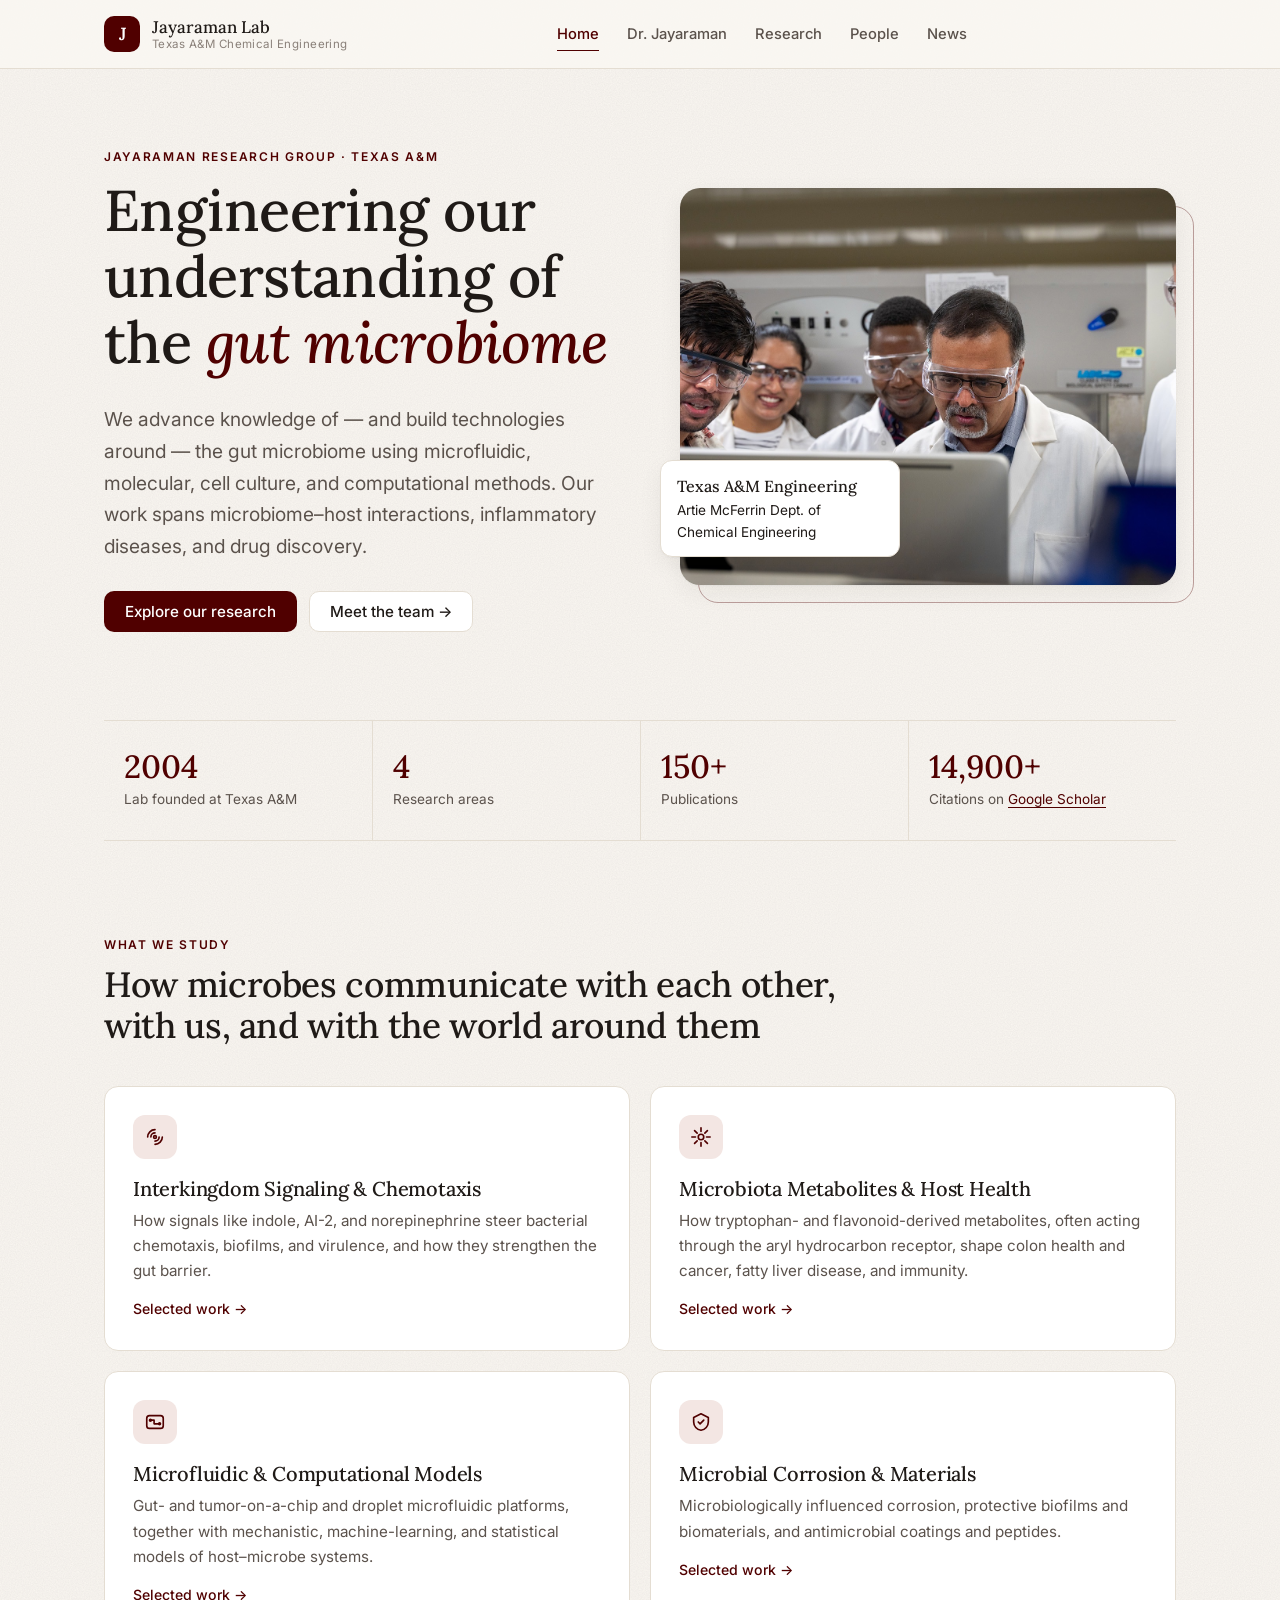
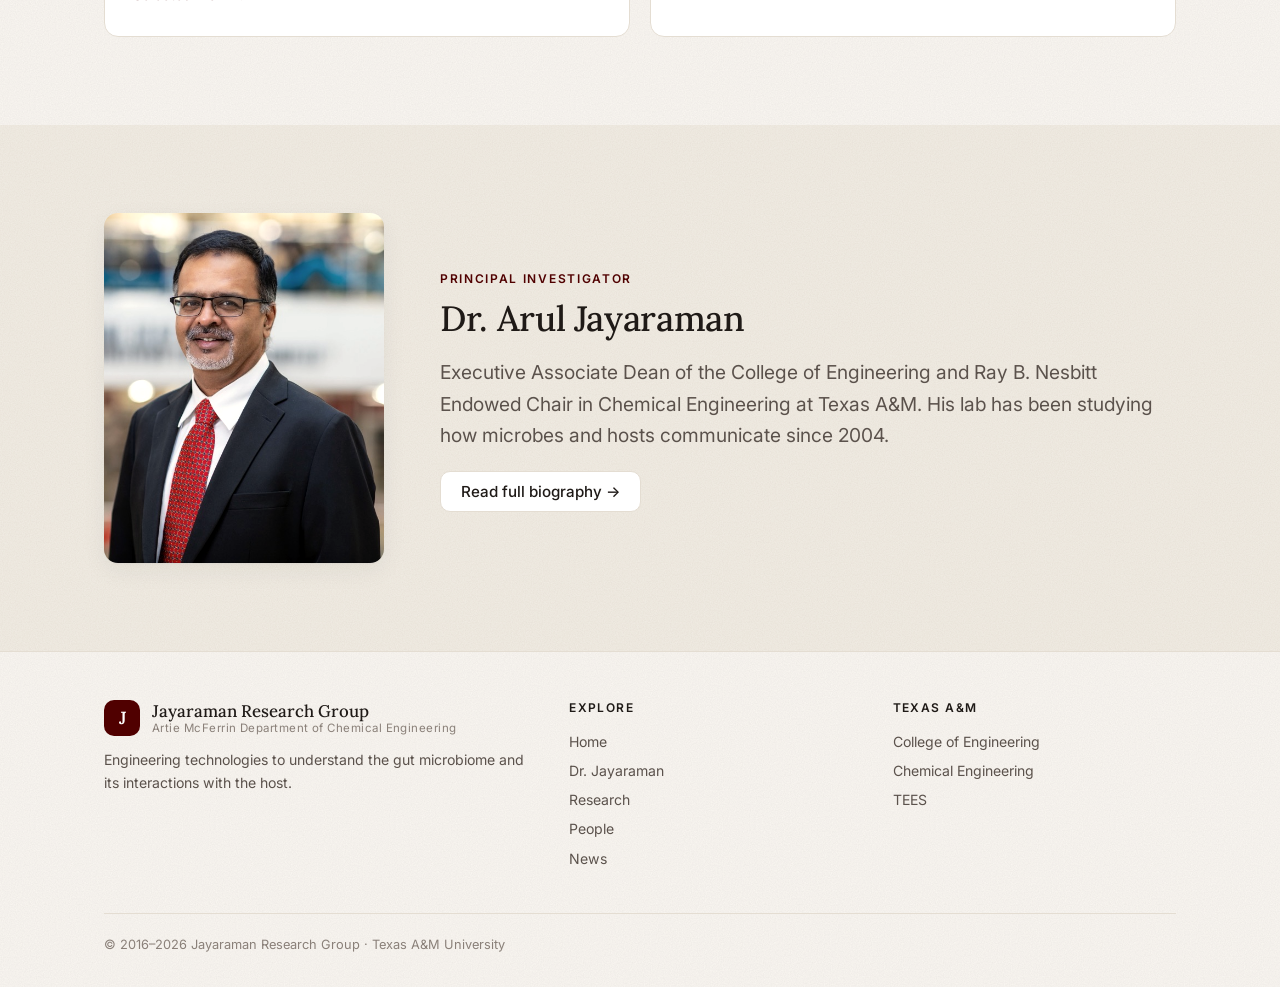
<file: index.html>
<!doctype html>
<html lang="en">
<head>
  <meta charset="utf-8">
  <meta name="viewport" content="width=device-width, initial-scale=1">
  <title>Jayaraman Research Group · Texas A&amp;M</title>
  <meta name="description" content="The Jayaraman group at Texas A&M engineers microfluidic, molecular, cell culture, and computational technologies to understand the gut microbiome.">
  <link rel="preconnect" href="https://fonts.googleapis.com">
  <link rel="preconnect" href="https://fonts.gstatic.com" crossorigin>
  <link href="https://fonts.googleapis.com/css2?family=Fraunces:ital,opsz,wght@0,9..144,400;0,9..144,500;1,9..144,400;1,9..144,500&family=Inter:wght@400;500;600&display=swap" rel="stylesheet">
  <link href="https://fonts.googleapis.com/css2?family=Lora:wght@400;500;600&text=J&display=swap" rel="stylesheet">
  <link rel="stylesheet" href="assets/css/style.css">
  <link rel="icon" href="data:image/svg+xml,<svg xmlns='http://www.w3.org/2000/svg' viewBox='0 0 32 32'><rect width='32' height='32' rx='8' fill='%23500000'/><text x='16' y='23' font-family='Helvetica,Arial,sans-serif' font-weight='600' font-size='20' fill='white' text-anchor='middle'>J</text></svg>">
  <script src="assets/js/layout.js" defer></script>
</head>
<body>
<main>
  <section class="hero">
    <div class="container hero-grid">
      <div>
        <span class="eyebrow">Jayaraman Research Group · Texas A&amp;M</span>
        <h1>Engineering our understanding of the <em>gut microbiome</em></h1>
        <p class="lede">We advance knowledge of — and build technologies around — the gut microbiome using microfluidic, molecular, cell culture, and computational methods. Our work spans microbiome–host interactions, inflammatory diseases, and drug discovery.</p>
        <div class="hero-actions">
          <a class="btn btn-primary" href="research.html">Explore our research</a>
          <a class="btn btn-ghost" href="people.html">Meet the team →</a>
        </div>
      </div>
      <div class="hero-photo">
        <img src="assets/img/hero.jpg" alt="Members of the Jayaraman lab gathered around a monitor in the lab" width="1800" height="1013">
        <div class="hero-badge"><strong>Texas A&amp;M Engineering</strong>Artie McFerrin Dept. of Chemical Engineering</div>
      </div>
    </div>
  </section>

  <section class="container">
    <div class="stats reveal">
      <div class="stat"><b>2004</b><span>Lab founded at Texas A&amp;M</span></div>
      <div class="stat"><b>4</b><span>Research areas</span></div>
      <div class="stat"><b>150+</b><span>Publications</span></div>
      <div class="stat"><b>14,900+</b><span>Citations on <a href="https://scholar.google.com/citations?user=2yRyNp0AAAAJ&amp;hl=en" target="_blank" rel="noopener">Google Scholar</a></span></div>
    </div>
  </section>

  <section class="section">
    <div class="container">
      <div class="section-head reveal">
        <span class="eyebrow">What we study</span>
        <h2>How microbes communicate with each other, with us, and with the world around them</h2>
      </div>
      <div class="grid grid-2">
        <a class="card reveal" href="research.html#signaling">
          <div class="card-icon"><svg width="22" height="22" viewBox="0 0 24 24" fill="none" stroke="currentColor" stroke-width="1.8" stroke-linecap="round" stroke-linejoin="round"><path d="M4 12a8 8 0 0 1 8-8"/><path d="M7.5 12A4.5 4.5 0 0 1 12 7.5"/><circle cx="12" cy="12" r="1.5"/><path d="M20 12a8 8 0 0 1-8 8"/><path d="M16.5 12a4.5 4.5 0 0 1-4.5 4.5"/></svg></div>
          <h3>Interkingdom Signaling &amp; Chemotaxis</h3>
          <p>How signals like indole, AI-2, and norepinephrine steer bacterial chemotaxis, biofilms, and virulence, and how they strengthen the gut barrier.</p>
          <span class="more">Selected work →</span>
        </a>
        <a class="card reveal" href="research.html#metabolites">
          <div class="card-icon"><svg width="22" height="22" viewBox="0 0 24 24" fill="none" stroke="currentColor" stroke-width="1.8" stroke-linecap="round" stroke-linejoin="round"><circle cx="12" cy="12" r="3"/><path d="M12 2v4M12 18v4M2 12h4M18 12h4M5 5l2.8 2.8M16.2 16.2 19 19M5 19l2.8-2.8M16.2 7.8 19 5"/></svg></div>
          <h3>Microbiota Metabolites &amp; Host Health</h3>
          <p>How tryptophan- and flavonoid-derived metabolites, often acting through the aryl hydrocarbon receptor, shape colon health and cancer, fatty liver disease, and immunity.</p>
          <span class="more">Selected work →</span>
        </a>
        <a class="card reveal" href="research.html#models">
          <div class="card-icon"><svg width="22" height="22" viewBox="0 0 24 24" fill="none" stroke="currentColor" stroke-width="1.8" stroke-linecap="round" stroke-linejoin="round"><rect x="3" y="5" width="18" height="14" rx="3"/><path d="M7 10h4v4h6"/><circle cx="7" cy="10" r="1"/><circle cx="17" cy="14" r="1"/></svg></div>
          <h3>Microfluidic &amp; Computational Models</h3>
          <p>Gut- and tumor-on-a-chip and droplet microfluidic platforms, together with mechanistic, machine-learning, and statistical models of host–microbe systems.</p>
          <span class="more">Selected work →</span>
        </a>
        <a class="card reveal" href="research.html#corrosion">
          <div class="card-icon"><svg width="22" height="22" viewBox="0 0 24 24" fill="none" stroke="currentColor" stroke-width="1.8" stroke-linecap="round" stroke-linejoin="round"><path d="M12 3l8 4v5c0 4.5-3.4 8.3-8 9-4.6-.7-8-4.5-8-9V7z"/><path d="M9 12l2 2 4-4"/></svg></div>
          <h3>Microbial Corrosion &amp; Materials</h3>
          <p>Microbiologically influenced corrosion, protective biofilms and biomaterials, and antimicrobial coatings and peptides.</p>
          <span class="more">Selected work →</span>
        </a>
      </div>
    </div>
  </section>

  <section class="section alt">
    <div class="container pi-teaser">
      <img class="reveal" src="assets/img/jayaraman.jpg" alt="Dr. Arul Jayaraman">
      <div class="reveal">
        <span class="eyebrow">Principal Investigator</span>
        <h2>Dr. Arul Jayaraman</h2>
        <p class="lede">Executive Associate Dean of the College of Engineering and Ray B. Nesbitt Endowed Chair in Chemical Engineering at Texas A&amp;M. His lab has been studying how microbes and hosts communicate since 2004.</p>
        <a class="btn btn-ghost" href="jayaraman.html">Read full biography →</a>
      </div>
    </div>
  </section>
</main>
</body>
</html>
</file>
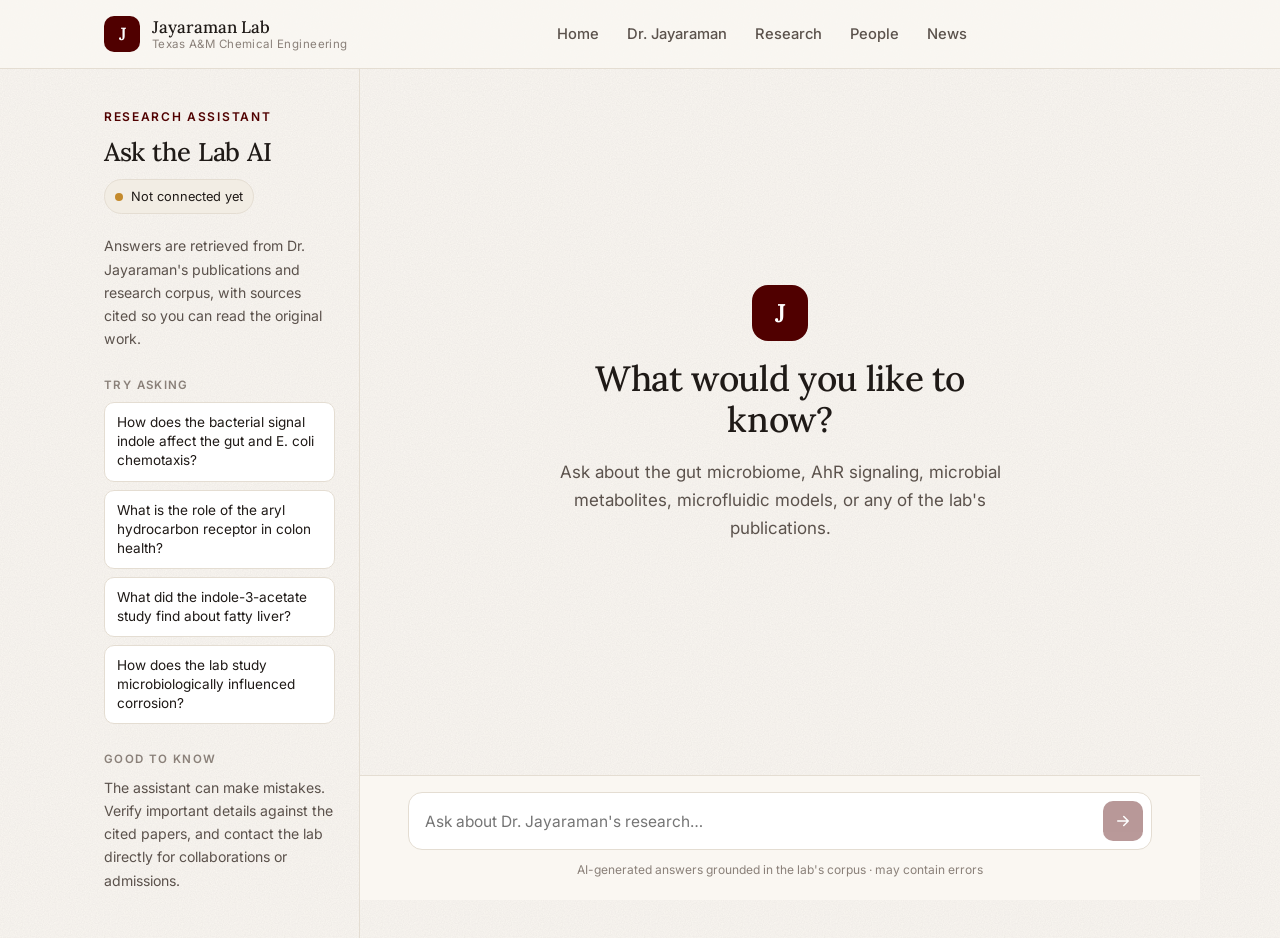
<file: chat.html>
<!doctype html>
<html lang="en">
<head>
  <meta charset="utf-8">
  <meta name="viewport" content="width=device-width, initial-scale=1">
  <title>Ask the Lab AI · Jayaraman Research Group</title>
  <meta name="description" content="An AI research assistant that answers questions grounded in Dr. Arul Jayaraman's publications and research corpus.">
  <link rel="preconnect" href="https://fonts.googleapis.com">
  <link rel="preconnect" href="https://fonts.gstatic.com" crossorigin>
  <link href="https://fonts.googleapis.com/css2?family=Fraunces:ital,opsz,wght@0,9..144,400;0,9..144,500;1,9..144,400;1,9..144,500&family=Inter:wght@400;500;600&display=swap" rel="stylesheet">
  <link href="https://fonts.googleapis.com/css2?family=Lora:wght@400;500;600&text=J&display=swap" rel="stylesheet">
  <link rel="stylesheet" href="assets/css/style.css">
  <link rel="icon" href="data:image/svg+xml,<svg xmlns='http://www.w3.org/2000/svg' viewBox='0 0 32 32'><rect width='32' height='32' rx='8' fill='%23500000'/><text x='16' y='23' font-family='Helvetica,Arial,sans-serif' font-weight='600' font-size='20' fill='white' text-anchor='middle'>J</text></svg>">
  <script src="assets/js/layout.js" defer></script>
  <script src="assets/js/rag-config.js" defer></script>
  <script src="assets/js/chat.js" defer></script>
</head>
<body class="chat-page">
<main>
  <div class="chat-shell">
    <aside class="chat-side">
      <span class="eyebrow">Research Assistant</span>
      <h1>Ask the Lab AI</h1>
      <span class="status" id="rag-status" role="status">Checking…</span>
      <p class="side-extra">Answers are retrieved from Dr. Jayaraman's publications and research corpus, with sources cited so you can read the original work.</p>
      <h4>Try asking</h4>
      <div class="suggestions" id="suggestions"></div>
      <h4 class="side-extra">Good to know</h4>
      <p class="side-extra">The assistant can make mistakes. Verify important details against the cited papers, and contact the lab directly for collaborations or admissions.</p>
    </aside>

    <section class="chat-main" aria-label="Conversation">
      <div class="chat-log" id="chat-log" aria-live="polite">
        <div class="chat-empty" id="chat-empty">
          <div class="brand-mark">J</div>
          <h2>What would you like to know?</h2>
          <p>Ask about the gut microbiome, AhR signaling, microbial metabolites, microfluidic models, or any of the lab's publications.</p>
        </div>
      </div>
      <div class="composer">
        <form id="chat-form">
          <label for="chat-input" class="sr-only" style="position:absolute;left:-9999px">Your question</label>
          <textarea id="chat-input" rows="1" placeholder="Ask about Dr. Jayaraman's research…" autocomplete="off"></textarea>
          <button id="chat-send" type="submit" aria-label="Send" disabled>
            <svg width="18" height="18" viewBox="0 0 24 24" fill="none" stroke="currentColor" stroke-width="2" stroke-linecap="round" stroke-linejoin="round"><path d="M5 12h14M13 6l6 6-6 6"/></svg>
          </button>
        </form>
        <p class="disclaimer">AI-generated answers grounded in the lab's corpus · may contain errors</p>
      </div>
    </section>
  </div>
</main>
</body>
</html>
</file>
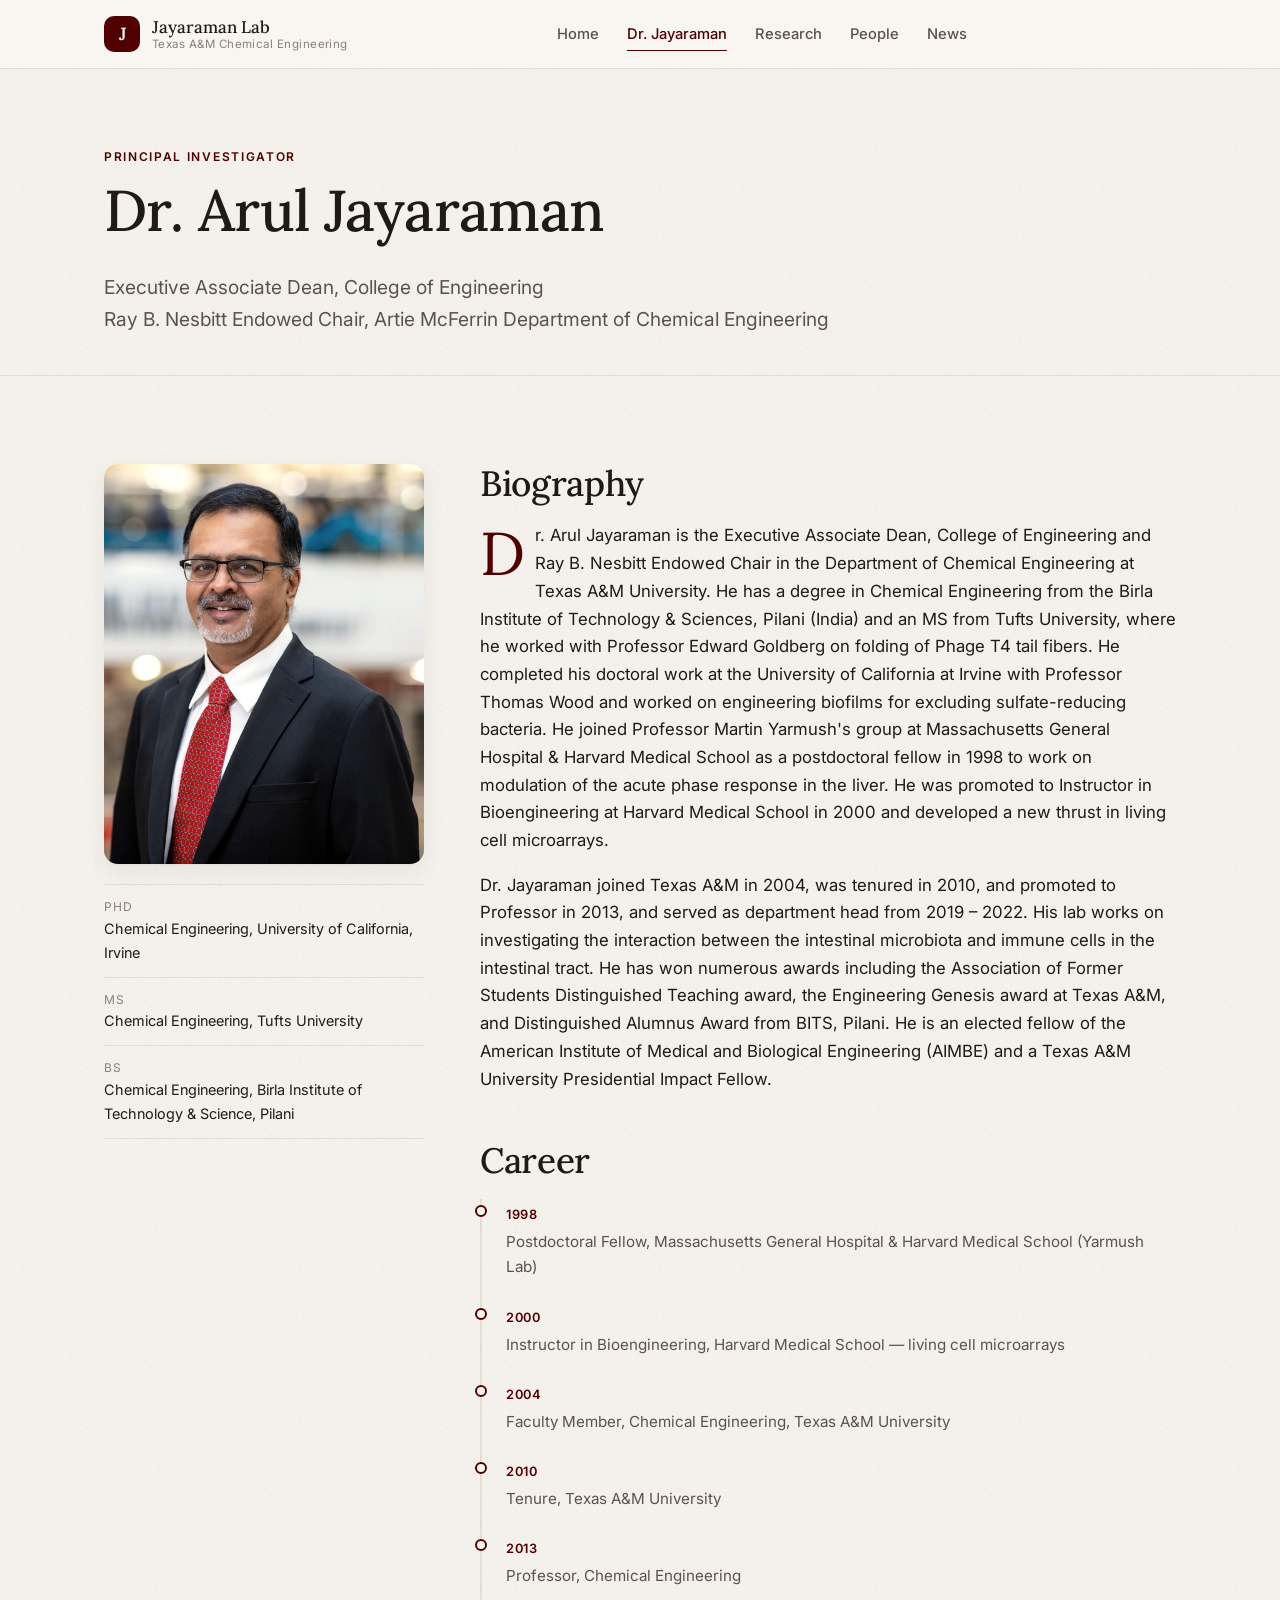
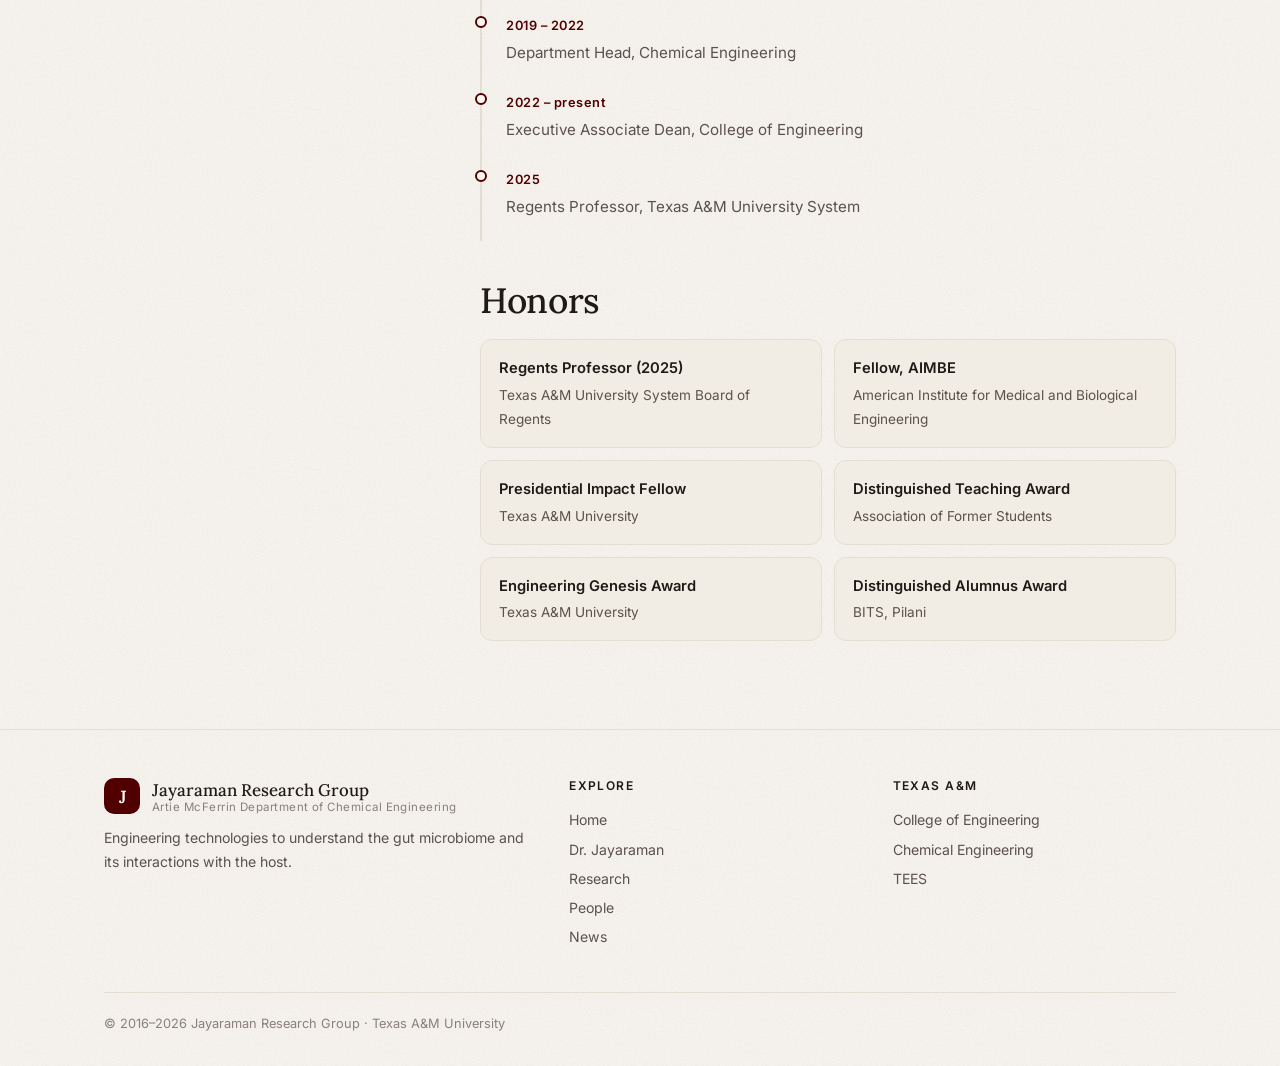
<file: jayaraman.html>
<!doctype html>
<html lang="en">
<head>
  <meta charset="utf-8">
  <meta name="viewport" content="width=device-width, initial-scale=1">
  <title>Dr. Arul Jayaraman · Jayaraman Research Group</title>
  <meta name="description" content="Biography of Dr. Arul Jayaraman, Executive Associate Dean and Ray B. Nesbitt Endowed Chair in Chemical Engineering at Texas A&M University.">
  <link rel="preconnect" href="https://fonts.googleapis.com">
  <link rel="preconnect" href="https://fonts.gstatic.com" crossorigin>
  <link href="https://fonts.googleapis.com/css2?family=Fraunces:ital,opsz,wght@0,9..144,400;0,9..144,500;1,9..144,400;1,9..144,500&family=Inter:wght@400;500;600&display=swap" rel="stylesheet">
  <link href="https://fonts.googleapis.com/css2?family=Lora:wght@400;500;600&text=J&display=swap" rel="stylesheet">
  <link rel="stylesheet" href="assets/css/style.css">
  <link rel="icon" href="data:image/svg+xml,<svg xmlns='http://www.w3.org/2000/svg' viewBox='0 0 32 32'><rect width='32' height='32' rx='8' fill='%23500000'/><text x='16' y='23' font-family='Helvetica,Arial,sans-serif' font-weight='600' font-size='20' fill='white' text-anchor='middle'>J</text></svg>">
  <script src="assets/js/layout.js" defer></script>
</head>
<body>
<main>
  <header class="page-head">
    <div class="container">
      <span class="eyebrow">Principal Investigator</span>
      <h1>Dr. Arul Jayaraman</h1>
      <p class="lede">Executive Associate Dean, College of Engineering<br>Ray B. Nesbitt Endowed Chair, Artie McFerrin Department of Chemical Engineering</p>
    </div>
  </header>

  <section class="section">
    <div class="container profile">
      <aside class="profile-aside">
        <img src="assets/img/jayaraman.jpg" alt="Portrait of Dr. Arul Jayaraman">
        <ul class="facts">
          <li><small>PhD</small>Chemical Engineering, University of California, Irvine</li>
          <li><small>MS</small>Chemical Engineering, Tufts University</li>
          <li><small>BS</small>Chemical Engineering, Birla Institute of Technology &amp; Science, Pilani</li>        </ul>
      </aside>

      <div>
        <div class="prose reveal">
          <h2>Biography</h2>
          <p>Dr. Arul Jayaraman is the Executive Associate Dean, College of Engineering and Ray B. Nesbitt Endowed Chair in the Department of Chemical Engineering at Texas A&amp;M University. He has a degree in Chemical Engineering from the Birla Institute of Technology &amp; Sciences, Pilani (India) and an MS from Tufts University, where he worked with Professor Edward Goldberg on folding of Phage T4 tail fibers. He completed his doctoral work at the University of California at Irvine with Professor Thomas Wood and worked on engineering biofilms for excluding sulfate-reducing bacteria. He joined Professor Martin Yarmush's group at Massachusetts General Hospital &amp; Harvard Medical School as a postdoctoral fellow in 1998 to work on modulation of the acute phase response in the liver. He was promoted to Instructor in Bioengineering at Harvard Medical School in 2000 and developed a new thrust in living cell microarrays.</p>
          <p>Dr. Jayaraman joined Texas A&amp;M in 2004, was tenured in 2010, and promoted to Professor in 2013, and served as department head from 2019 – 2022. His lab works on investigating the interaction between the intestinal microbiota and immune cells in the intestinal tract. He has won numerous awards including the Association of Former Students Distinguished Teaching award, the Engineering Genesis award at Texas A&amp;M, and Distinguished Alumnus Award from BITS, Pilani. He is an elected fellow of the American Institute of Medical and Biological Engineering (AIMBE) and a Texas A&amp;M University Presidential Impact Fellow.</p>
        </div>

        <div class="reveal" style="margin-top:48px">
          <h2>Career</h2>
          <ol class="timeline">
            <li><time>1998</time><p>Postdoctoral Fellow, Massachusetts General Hospital &amp; Harvard Medical School (Yarmush Lab)</p></li>
            <li><time>2000</time><p>Instructor in Bioengineering, Harvard Medical School — living cell microarrays</p></li>
            <li><time>2004</time><p>Faculty Member, Chemical Engineering, Texas A&amp;M University</p></li>
            <li><time>2010</time><p>Tenure, Texas A&amp;M University</p></li>
            <li><time>2013</time><p>Professor, Chemical Engineering</p></li>
            <li><time>2019 – 2022</time><p>Department Head, Chemical Engineering</p></li>
            <li><time>2022 – present</time><p>Executive Associate Dean, College of Engineering</p></li>
            <li><time>2025</time><p>Regents Professor, Texas A&amp;M University System</p></li>
          </ol>
        </div>

        <div class="reveal" style="margin-top:40px">
          <h2>Honors</h2>
          <div class="honors">
            <div class="honor"><b>Regents Professor (2025)</b><span>Texas A&amp;M University System Board of Regents</span></div>
            <div class="honor"><b>Fellow, AIMBE</b><span>American Institute for Medical and Biological Engineering</span></div>
            <div class="honor"><b>Presidential Impact Fellow</b><span>Texas A&amp;M University</span></div>
            <div class="honor"><b>Distinguished Teaching Award</b><span>Association of Former Students</span></div>
            <div class="honor"><b>Engineering Genesis Award</b><span>Texas A&amp;M University</span></div>
            <div class="honor"><b>Distinguished Alumnus Award</b><span>BITS, Pilani</span></div>
          </div>
        </div>
      </div>
    </div>
  </section>
</main>
</body>
</html>
</file>
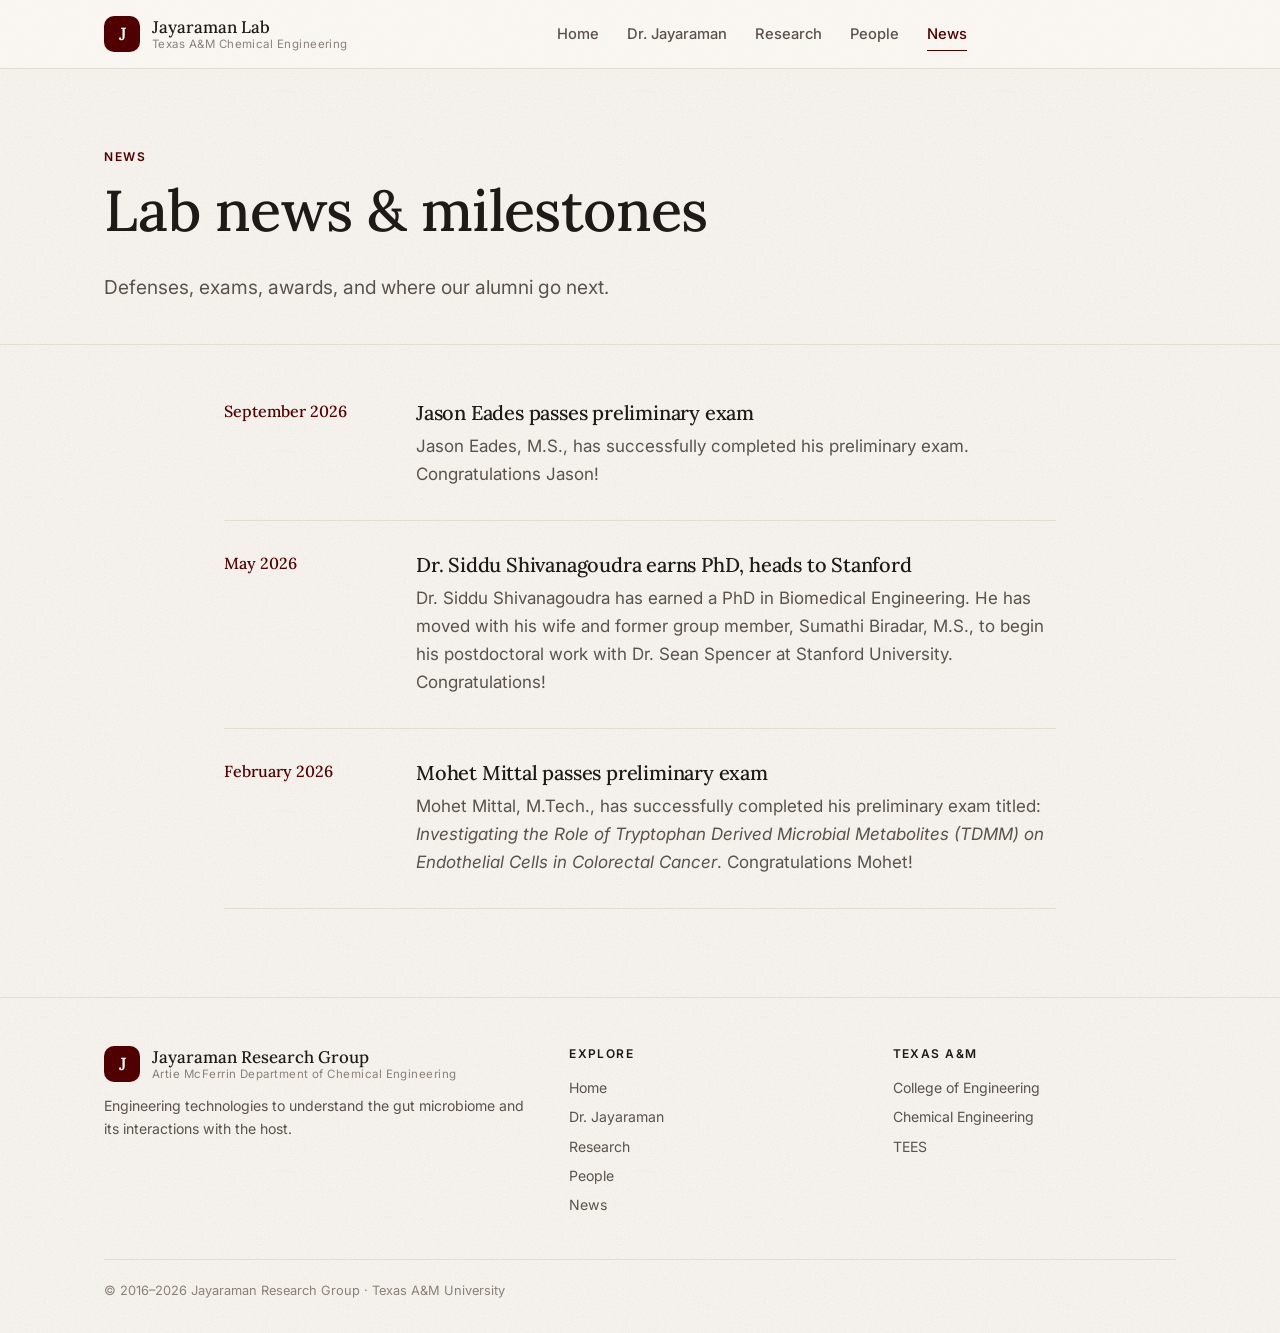
<file: news.html>
<!doctype html>
<html lang="en">
<head>
  <meta charset="utf-8">
  <meta name="viewport" content="width=device-width, initial-scale=1">
  <title>News · Jayaraman Research Group</title>
  <meta name="description" content="Recent news and milestones from the Jayaraman Research Group at Texas A&M University.">
  <link rel="preconnect" href="https://fonts.googleapis.com">
  <link rel="preconnect" href="https://fonts.gstatic.com" crossorigin>
  <link href="https://fonts.googleapis.com/css2?family=Fraunces:ital,opsz,wght@0,9..144,400;0,9..144,500;1,9..144,400;1,9..144,500&family=Inter:wght@400;500;600&display=swap" rel="stylesheet">
  <link href="https://fonts.googleapis.com/css2?family=Lora:wght@400;500;600&text=J&display=swap" rel="stylesheet">
  <link rel="stylesheet" href="assets/css/style.css">
  <link rel="icon" href="data:image/svg+xml,<svg xmlns='http://www.w3.org/2000/svg' viewBox='0 0 32 32'><rect width='32' height='32' rx='8' fill='%23500000'/><text x='16' y='23' font-family='Helvetica,Arial,sans-serif' font-weight='600' font-size='20' fill='white' text-anchor='middle'>J</text></svg>">
  <script src="assets/js/layout.js" defer></script>
</head>
<body>
<main>
  <header class="page-head">
    <div class="container">
      <span class="eyebrow">News</span>
      <h1>Lab news &amp; milestones</h1>
      <p class="lede">Defenses, exams, awards, and where our alumni go next.</p>
    </div>
  </header>

  <section class="section" style="padding-top:24px">
    <div class="container" style="max-width:880px">
      <ol class="news">
        <li class="news-item reveal">
          <time datetime="2026-09">September 2026</time>
          <div>
            <h3>Jason Eades passes preliminary exam</h3>
            <p>Jason Eades, M.S., has successfully completed his preliminary exam. Congratulations Jason!</p>
          </div>
        </li>
        <li class="news-item reveal">
          <time datetime="2026-05">May 2026</time>
          <div>
            <h3>Dr. Siddu Shivanagoudra earns PhD, heads to Stanford</h3>
            <p>Dr. Siddu Shivanagoudra has earned a PhD in Biomedical Engineering. He has moved with his wife and former group member, Sumathi Biradar, M.S., to begin his postdoctoral work with Dr. Sean Spencer at Stanford University. Congratulations!</p>
          </div>
        </li>
        <li class="news-item reveal">
          <time datetime="2026-02">February 2026</time>
          <div>
            <h3>Mohet Mittal passes preliminary exam</h3>
            <p>Mohet Mittal, M.Tech., has successfully completed his preliminary exam titled: <em>Investigating the Role of Tryptophan Derived Microbial Metabolites (TDMM) on Endothelial Cells in Colorectal Cancer</em>. Congratulations Mohet!</p>
          </div>
        </li>
      </ol>
    </div>
  </section>
</main>
</body>
</html>
</file>
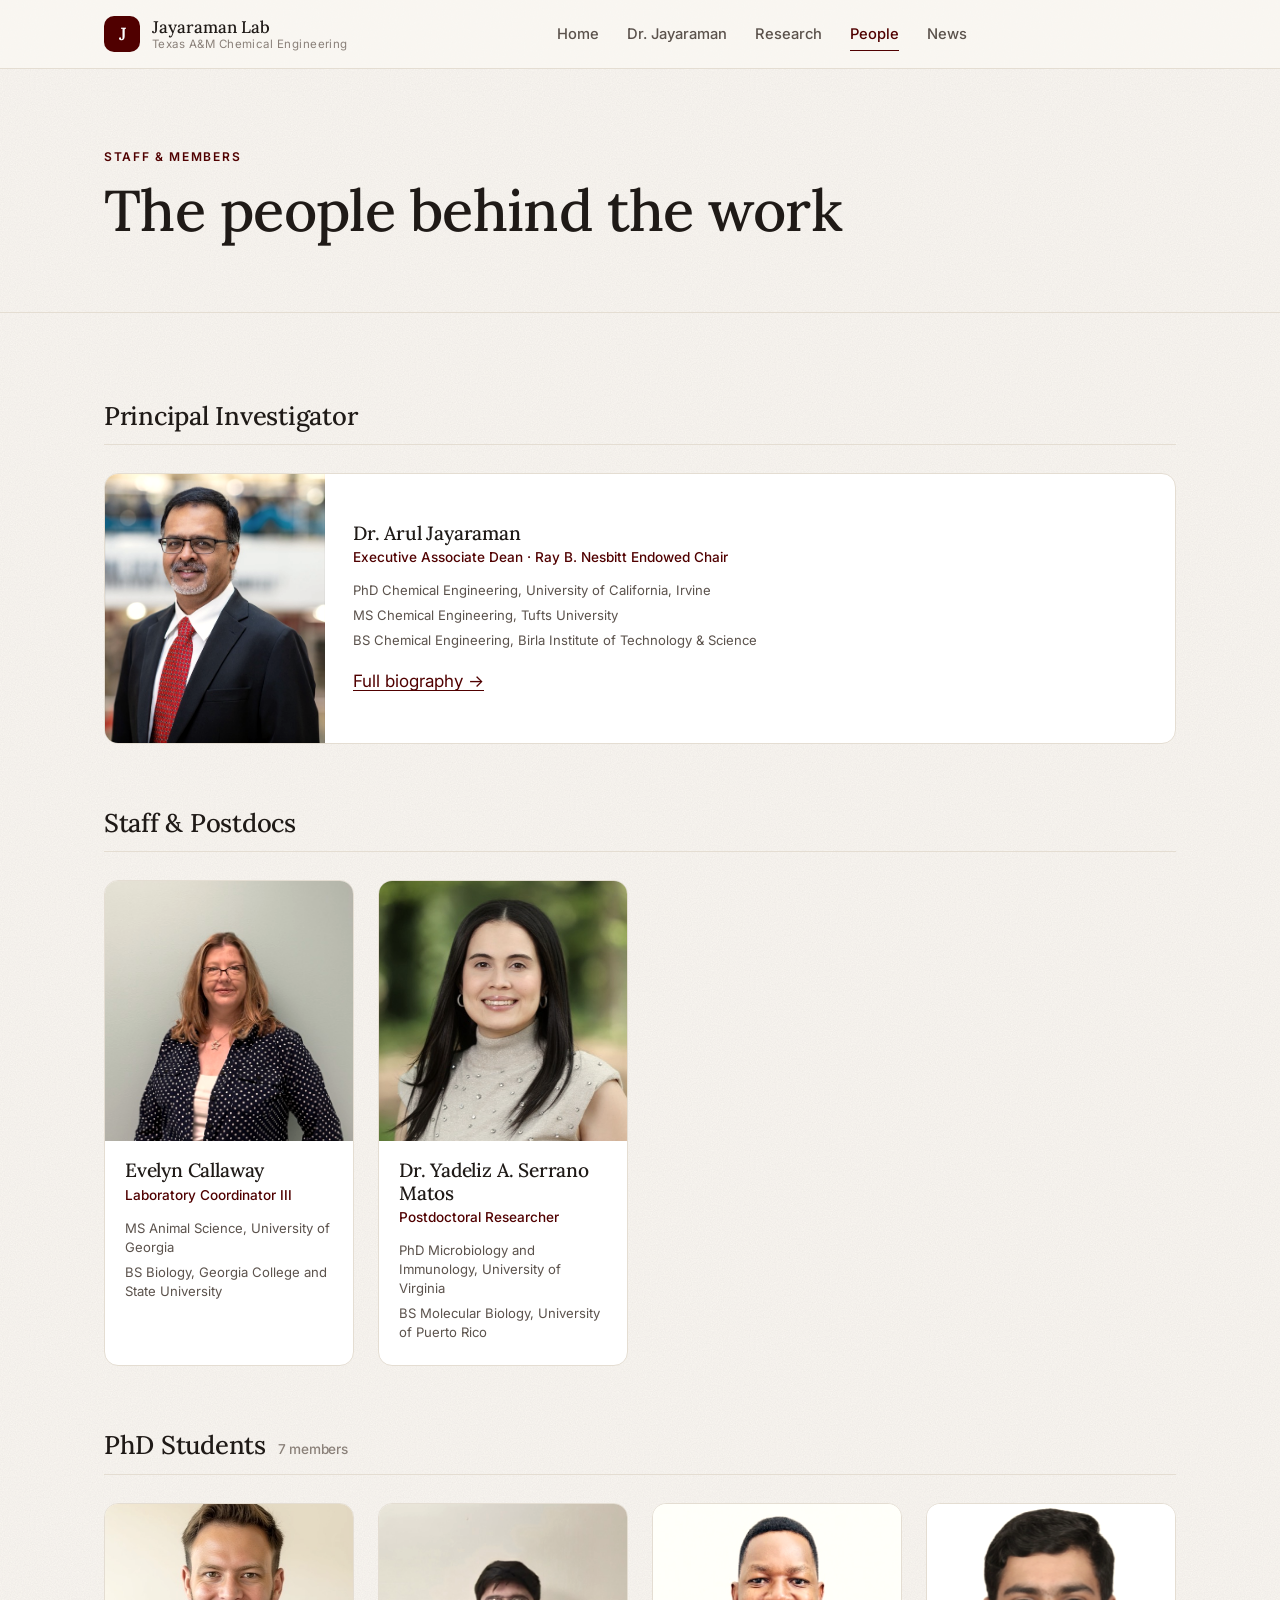
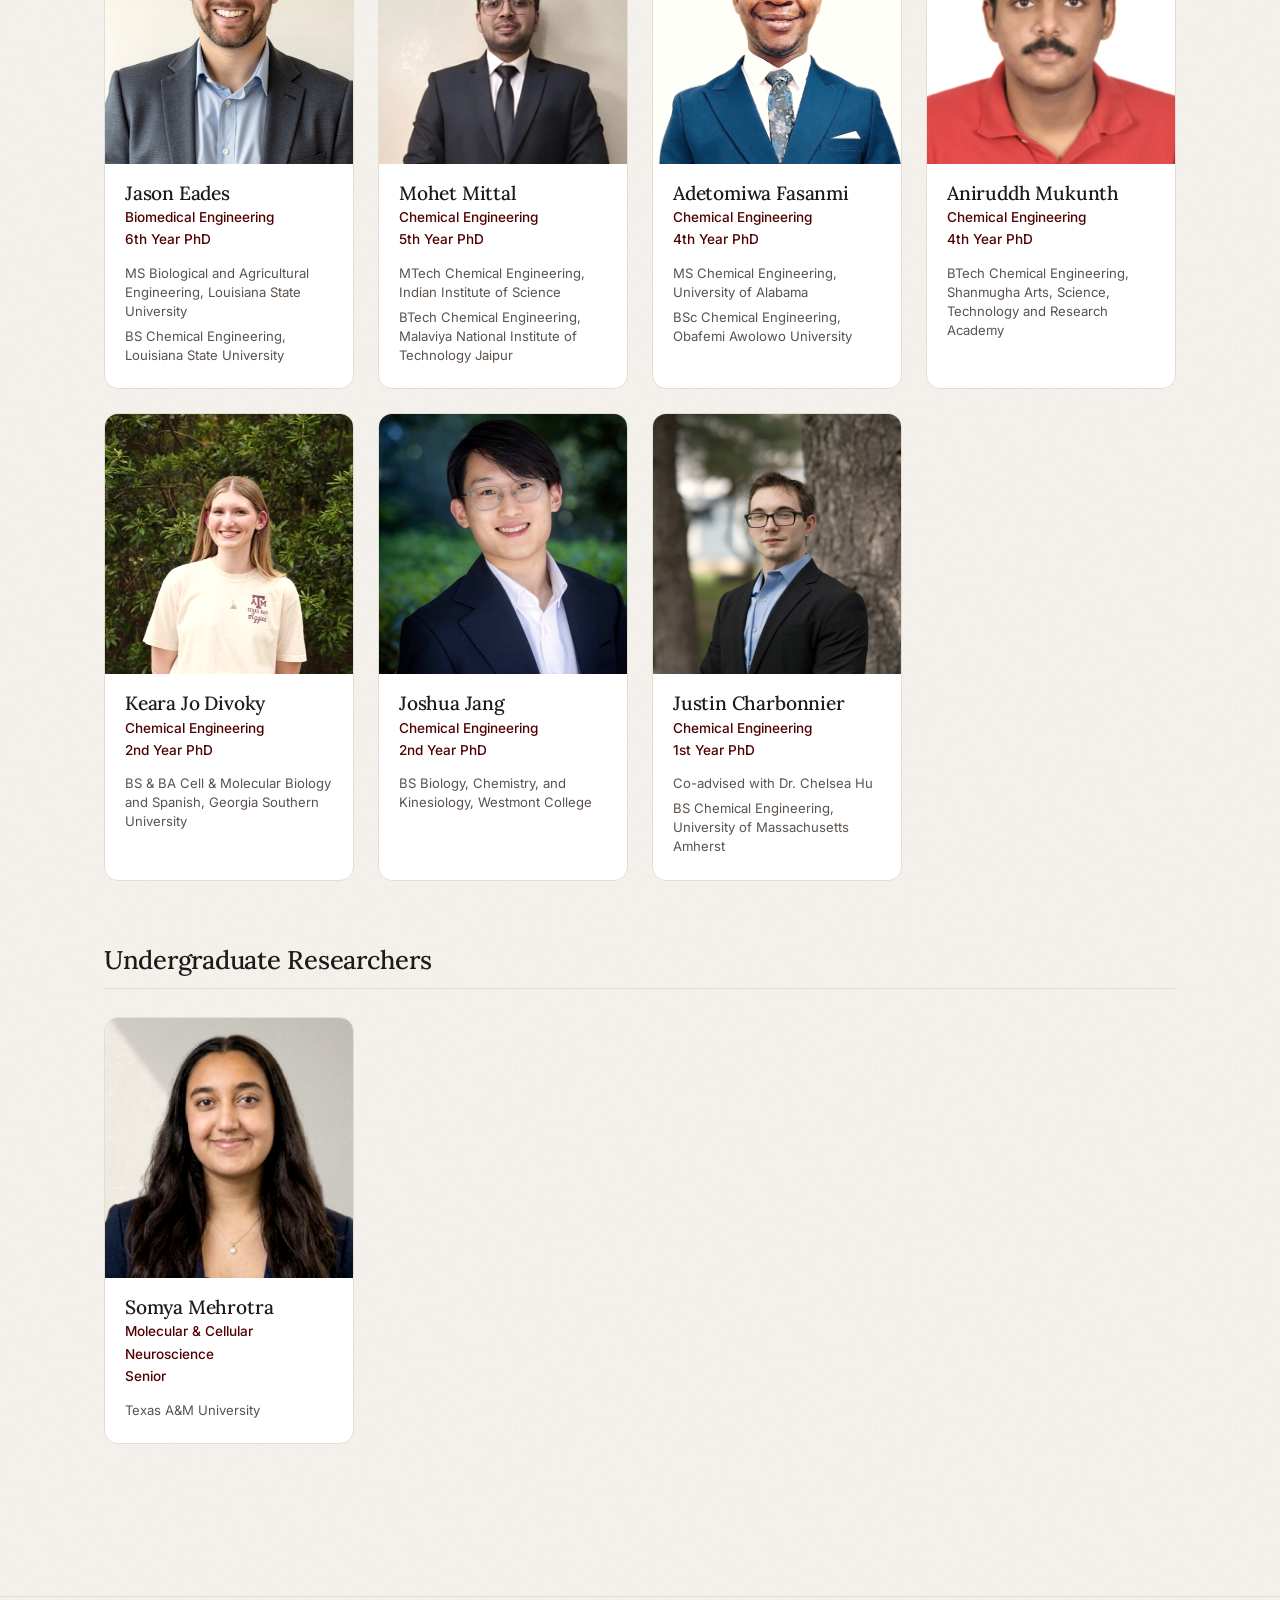
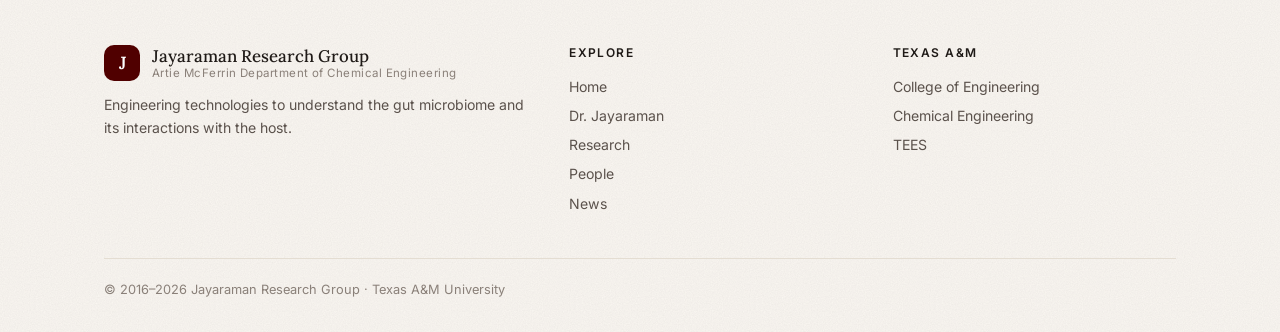
<file: people.html>
<!doctype html>
<html lang="en">
<head>
  <meta charset="utf-8">
  <meta name="viewport" content="width=device-width, initial-scale=1">
  <title>People · Jayaraman Research Group</title>
  <meta name="description" content="Staff, postdocs, and students of the Jayaraman Research Group at Texas A&M University.">
  <link rel="preconnect" href="https://fonts.googleapis.com">
  <link rel="preconnect" href="https://fonts.gstatic.com" crossorigin>
  <link href="https://fonts.googleapis.com/css2?family=Fraunces:ital,opsz,wght@0,9..144,400;0,9..144,500;1,9..144,400;1,9..144,500&family=Inter:wght@400;500;600&display=swap" rel="stylesheet">
  <link href="https://fonts.googleapis.com/css2?family=Lora:wght@400;500;600&text=J&display=swap" rel="stylesheet">
  <link rel="stylesheet" href="assets/css/style.css">
  <link rel="icon" href="data:image/svg+xml,<svg xmlns='http://www.w3.org/2000/svg' viewBox='0 0 32 32'><rect width='32' height='32' rx='8' fill='%23500000'/><text x='16' y='23' font-family='Helvetica,Arial,sans-serif' font-weight='600' font-size='20' fill='white' text-anchor='middle'>J</text></svg>">
  <script src="assets/js/layout.js" defer></script>
</head>
<body>
<main>
  <header class="page-head">
    <div class="container">
      <span class="eyebrow">Staff &amp; Members</span>
      <h1>The people behind the work</h1>
    </div>
  </header>

  <section class="section">
    <div class="container">

      <div class="people-group reveal">
        <h2>Principal Investigator</h2>
        <article class="person person-wide">
          <img src="assets/img/jayaraman.jpg" alt="Dr. Arul Jayaraman" loading="lazy">
          <div class="person-body">
            <h3>Dr. Arul Jayaraman</h3>
            <div class="role">Executive Associate Dean · Ray B. Nesbitt Endowed Chair</div>
            <ul>
              <li>PhD Chemical Engineering, University of California, Irvine</li>
              <li>MS Chemical Engineering, Tufts University</li>
              <li>BS Chemical Engineering, Birla Institute of Technology &amp; Science</li>
            </ul>
            <p style="margin:14px 0 0"><a href="jayaraman.html">Full biography →</a></p>
          </div>
        </article>
      </div>

      <div class="people-group reveal">
        <h2>Staff &amp; Postdocs</h2>
        <div class="people">
          <article class="person">
            <img src="assets/img/callaway.jpg" alt="Evelyn Callaway" loading="lazy">
            <div class="person-body">
              <h3>Evelyn Callaway</h3>
              <div class="role">Laboratory Coordinator III</div>
              <ul>
                <li>MS Animal Science, University of Georgia</li>
                <li>BS Biology, Georgia College and State University</li>
              </ul>
            </div>
          </article>
          <article class="person">
            <img src="assets/img/serrano-matos.jpg" alt="Dr. Yadeliz A. Serrano Matos" loading="lazy">
            <div class="person-body">
              <h3>Dr. Yadeliz A. Serrano Matos</h3>
              <div class="role">Postdoctoral Researcher</div>
              <ul>
                <li>PhD Microbiology and Immunology, University of Virginia</li>
                <li>BS Molecular Biology, University of Puerto Rico</li>
              </ul>
            </div>
          </article>
        </div>
      </div>

      <div class="people-group reveal">
        <h2>PhD Students <span>7 members</span></h2>
        <div class="people">
          <article class="person">
            <img src="assets/img/eades.jpg" alt="Jason Eades" loading="lazy">
            <div class="person-body">
              <h3>Jason Eades</h3>
              <div class="role">Biomedical Engineering<br>6th Year PhD</div>
              <ul>
                <li>MS Biological and Agricultural Engineering, Louisiana State University</li>
                <li>BS Chemical Engineering, Louisiana State University</li>
              </ul>
            </div>
          </article>
          <article class="person">
            <img src="assets/img/mittal.jpg" alt="Mohet Mittal" loading="lazy">
            <div class="person-body">
              <h3>Mohet Mittal</h3>
              <div class="role">Chemical Engineering<br>5th Year PhD</div>
              <ul>
                <li>MTech Chemical Engineering, Indian Institute of Science</li>
                <li>BTech Chemical Engineering, Malaviya National Institute of Technology Jaipur</li>
              </ul>
            </div>
          </article>
          <article class="person">
            <img src="assets/img/fasanmi.jpg" alt="Adetomiwa Fasanmi" loading="lazy">
            <div class="person-body">
              <h3>Adetomiwa Fasanmi</h3>
              <div class="role">Chemical Engineering<br>4th Year PhD</div>
              <ul>
                <li>MS Chemical Engineering, University of Alabama</li>
                <li>BSc Chemical Engineering, Obafemi Awolowo University</li>
              </ul>
            </div>
          </article>
          <article class="person">
            <img src="assets/img/mukunth.jpg" alt="Aniruddh Mukunth" loading="lazy">
            <div class="person-body">
              <h3>Aniruddh Mukunth</h3>
              <div class="role">Chemical Engineering<br>4th Year PhD</div>
              <ul>
                <li>BTech Chemical Engineering, Shanmugha Arts, Science, Technology and Research Academy</li>
              </ul>
            </div>
          </article>
          <article class="person">
            <img src="assets/img/divoky.jpg" alt="Keara Jo Divoky" loading="lazy">
            <div class="person-body">
              <h3>Keara Jo Divoky</h3>
              <div class="role">Chemical Engineering<br>2nd Year PhD</div>
              <ul>
                <li>BS &amp; BA Cell &amp; Molecular Biology and Spanish, Georgia Southern University</li>
              </ul>
            </div>
          </article>
          <article class="person">
            <img src="assets/img/jang.jpg" alt="Joshua Jang" loading="lazy">
            <div class="person-body">
              <h3>Joshua Jang</h3>
              <div class="role">Chemical Engineering<br>2nd Year PhD</div>
              <ul>
                <li>BS Biology, Chemistry, and Kinesiology, Westmont College</li>
              </ul>
            </div>
          </article>
          <article class="person">
            <img src="assets/img/charbonnier.jpg" alt="Justin Charbonnier" loading="lazy">
            <div class="person-body">
              <h3>Justin Charbonnier</h3>
              <div class="role">Chemical Engineering<br>1st Year PhD</div>
              <ul>
                <li>Co-advised with Dr. Chelsea Hu</li>
                <li>BS Chemical Engineering, University of Massachusetts Amherst</li>
              </ul>
            </div>
          </article>
        </div>
      </div>

      <div class="people-group reveal">
        <h2>Undergraduate Researchers</h2>
        <div class="people">
          <article class="person">
            <img src="assets/img/mehrotra.png" alt="Somya Mehrotra" loading="lazy">
            <div class="person-body">
              <h3>Somya Mehrotra</h3>
              <div class="role">Molecular &amp; Cellular Neuroscience<br>Senior</div>
              <ul>
                <li>Texas A&amp;M University</li>
              </ul>
            </div>
          </article>
        </div>
      </div>

    </div>
  </section>
</main>
</body>
</html>
</file>
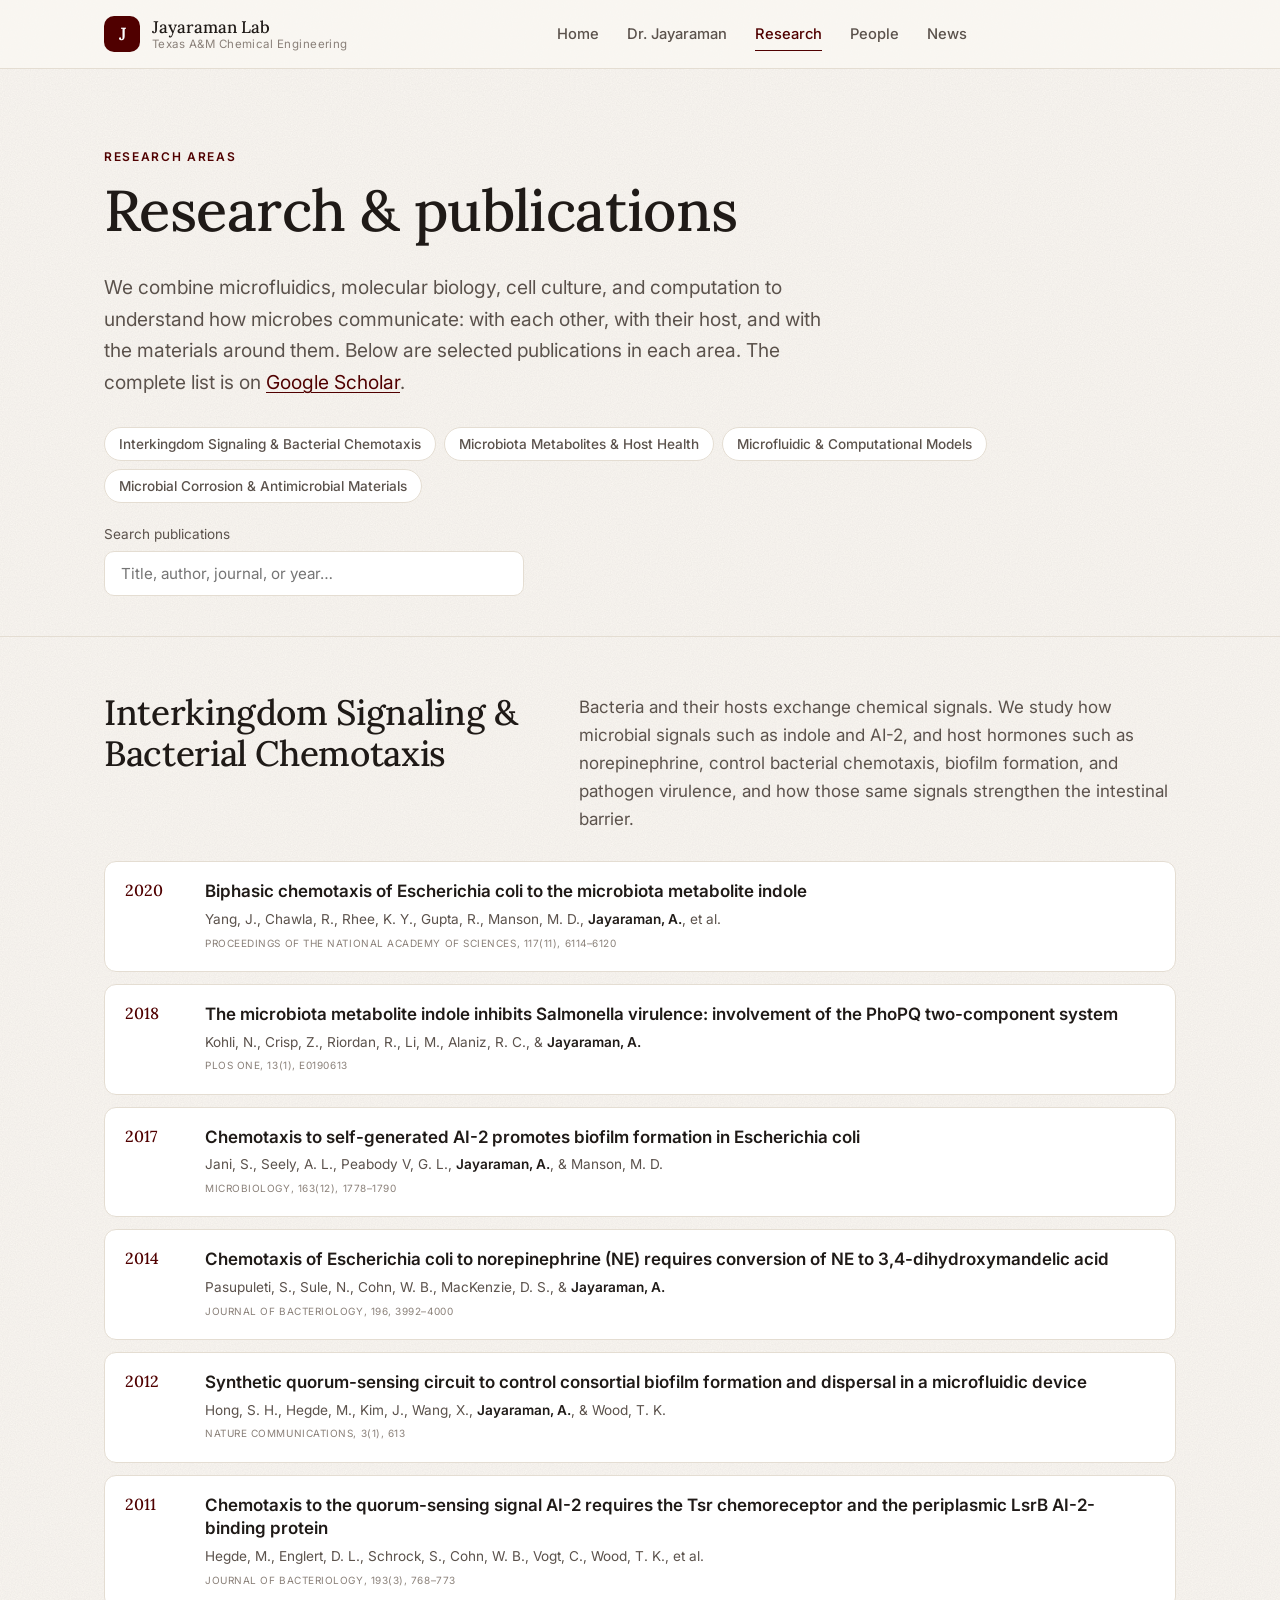
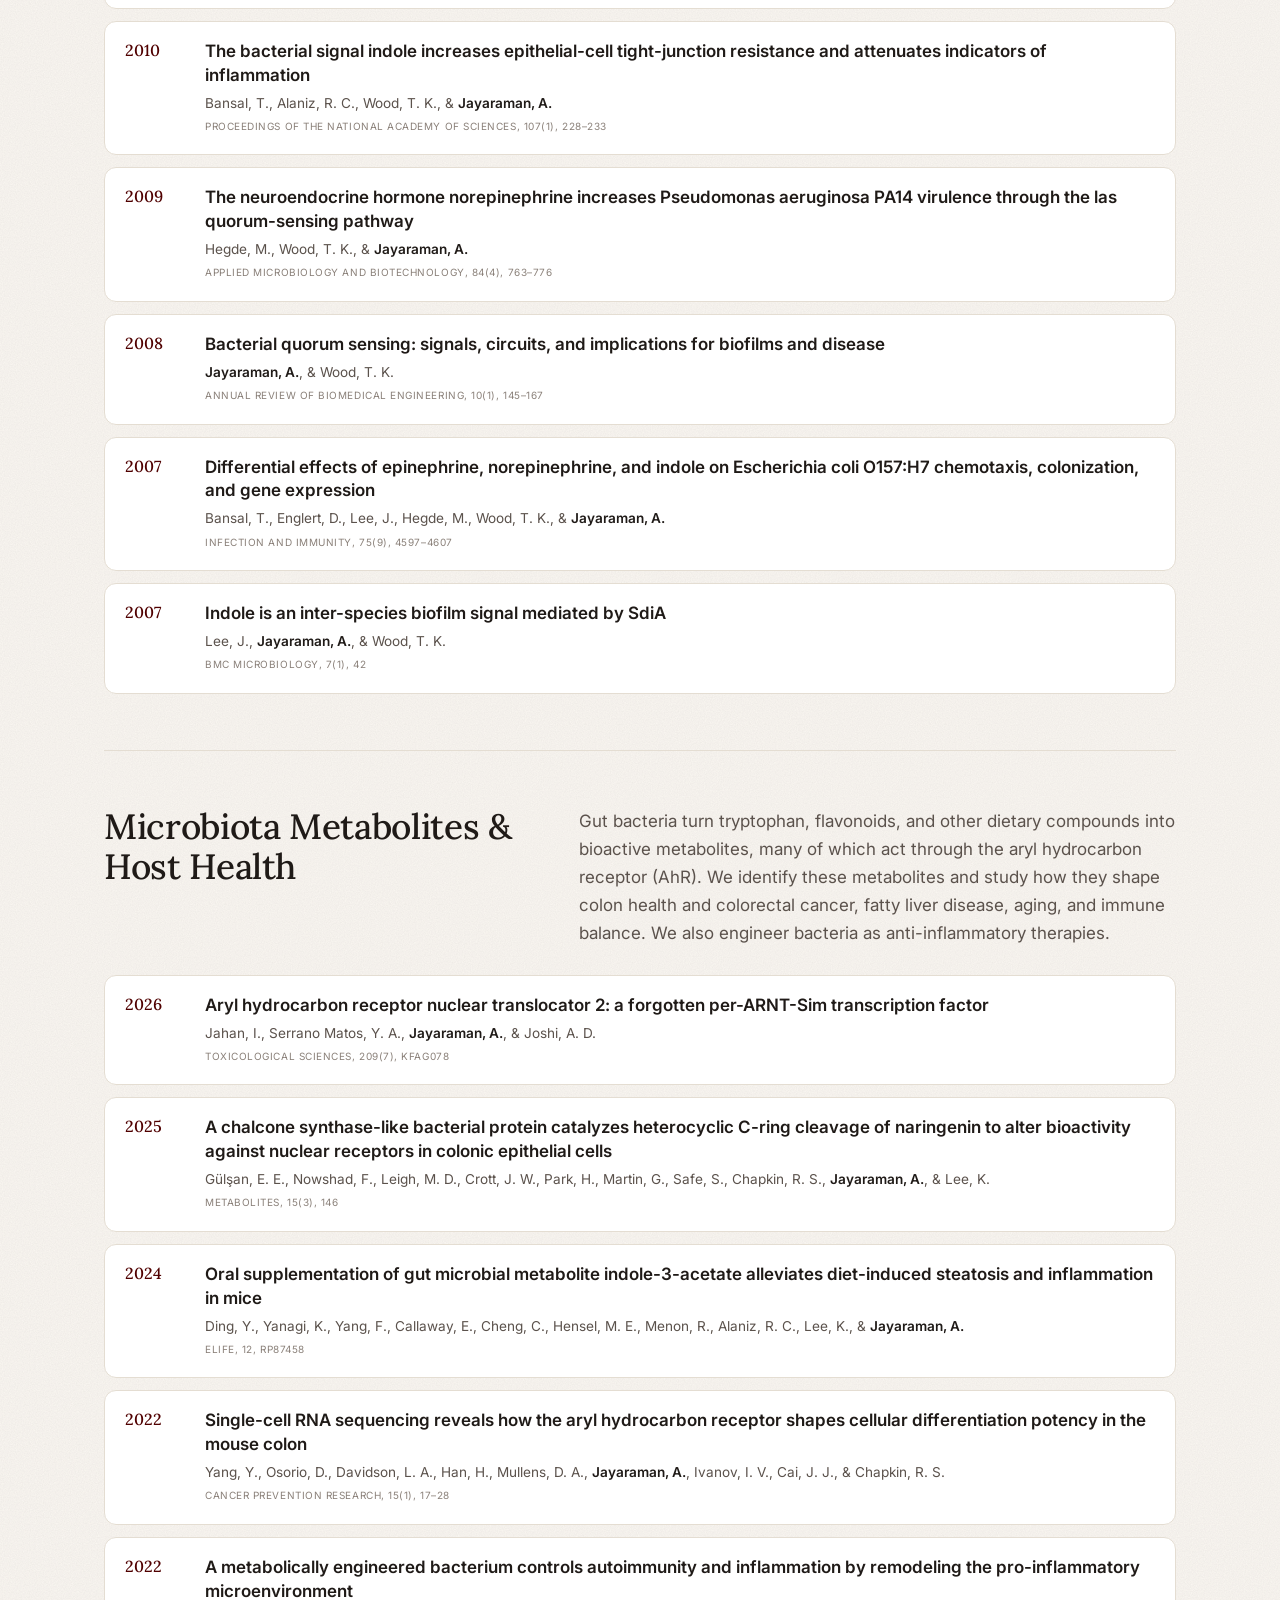
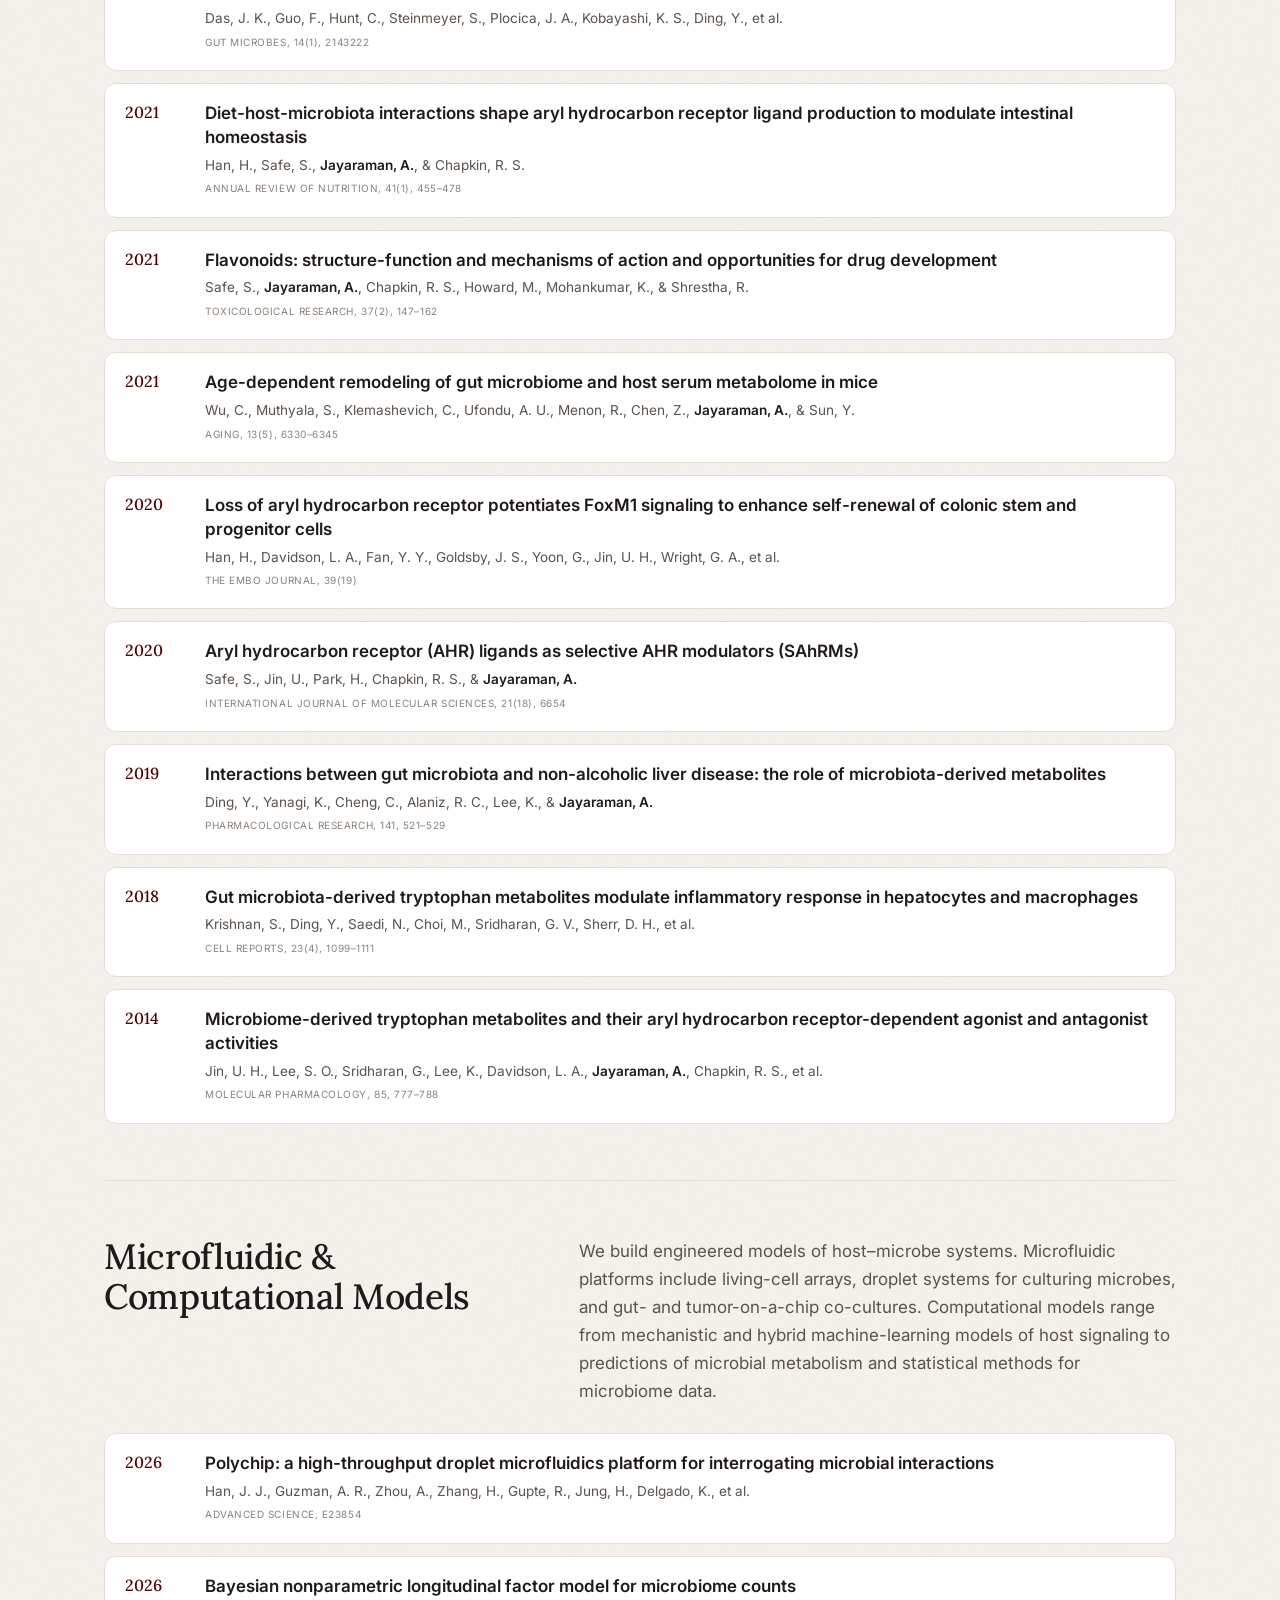
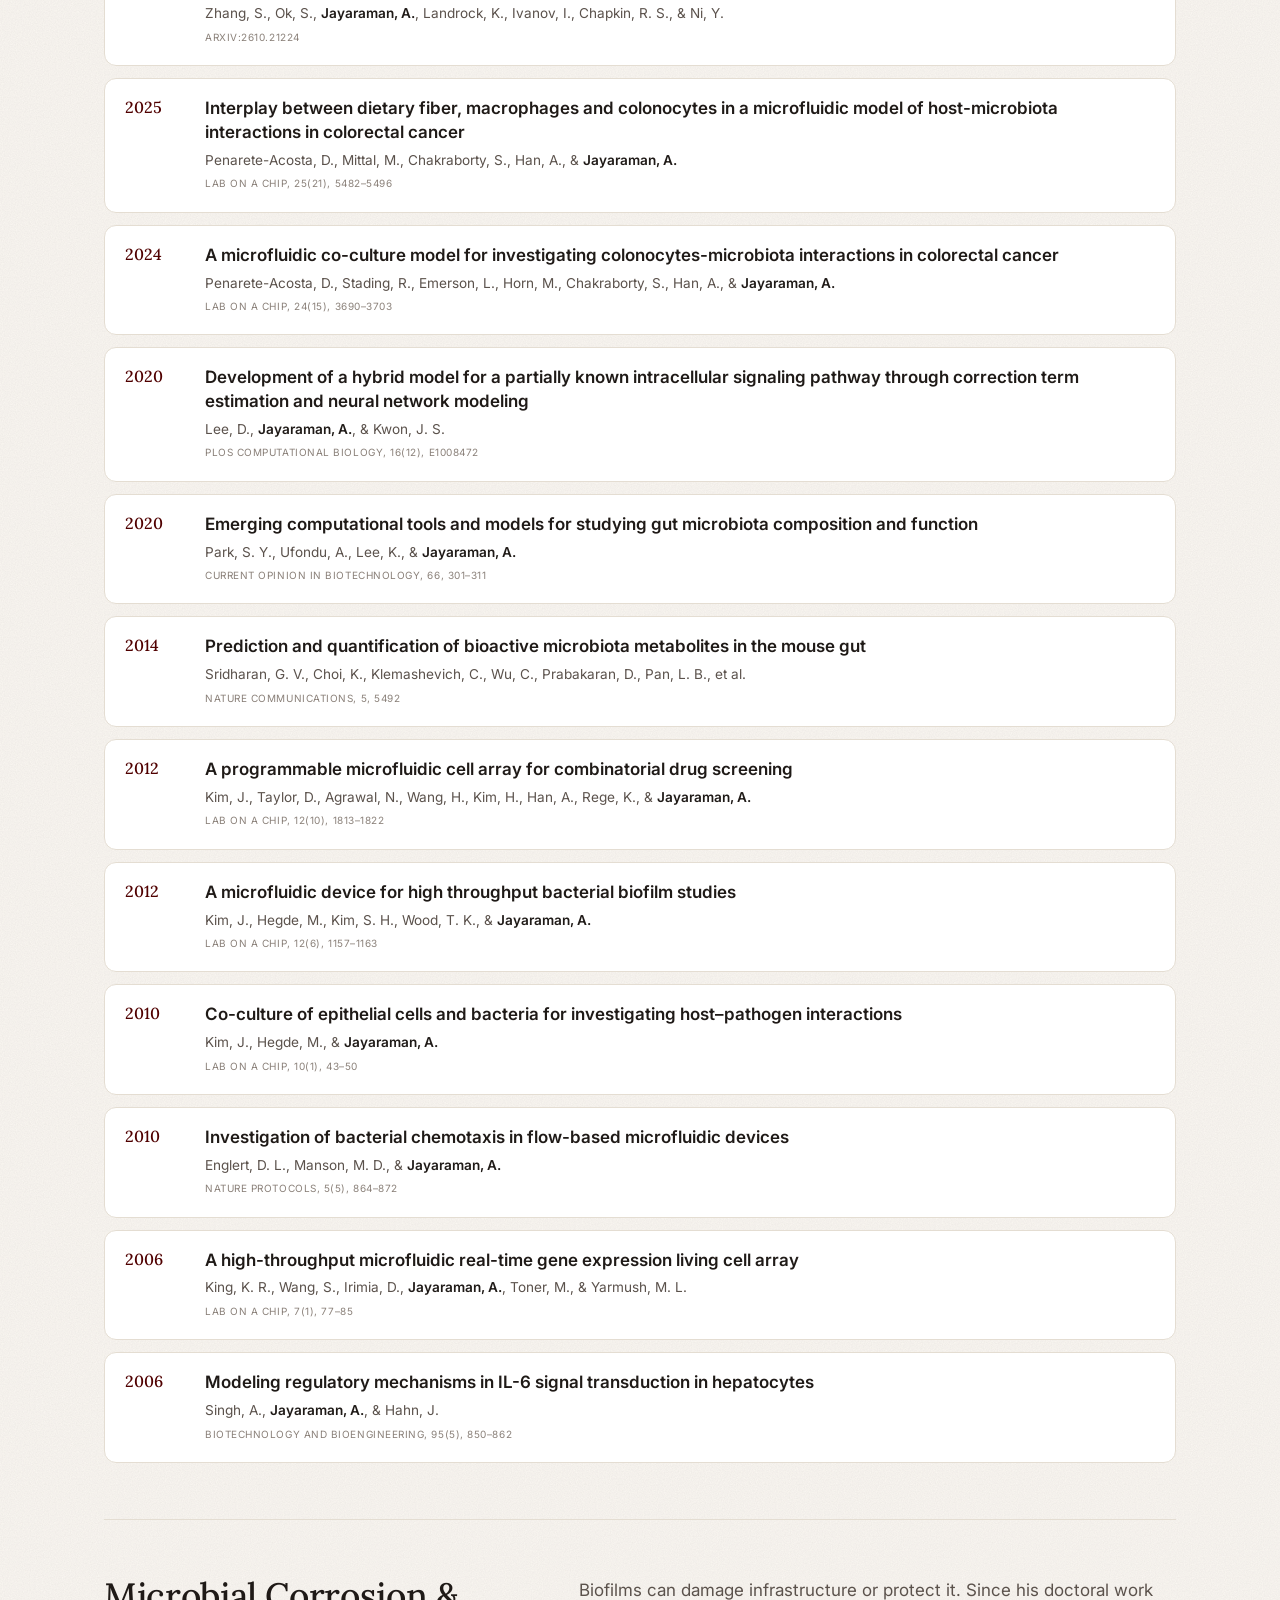
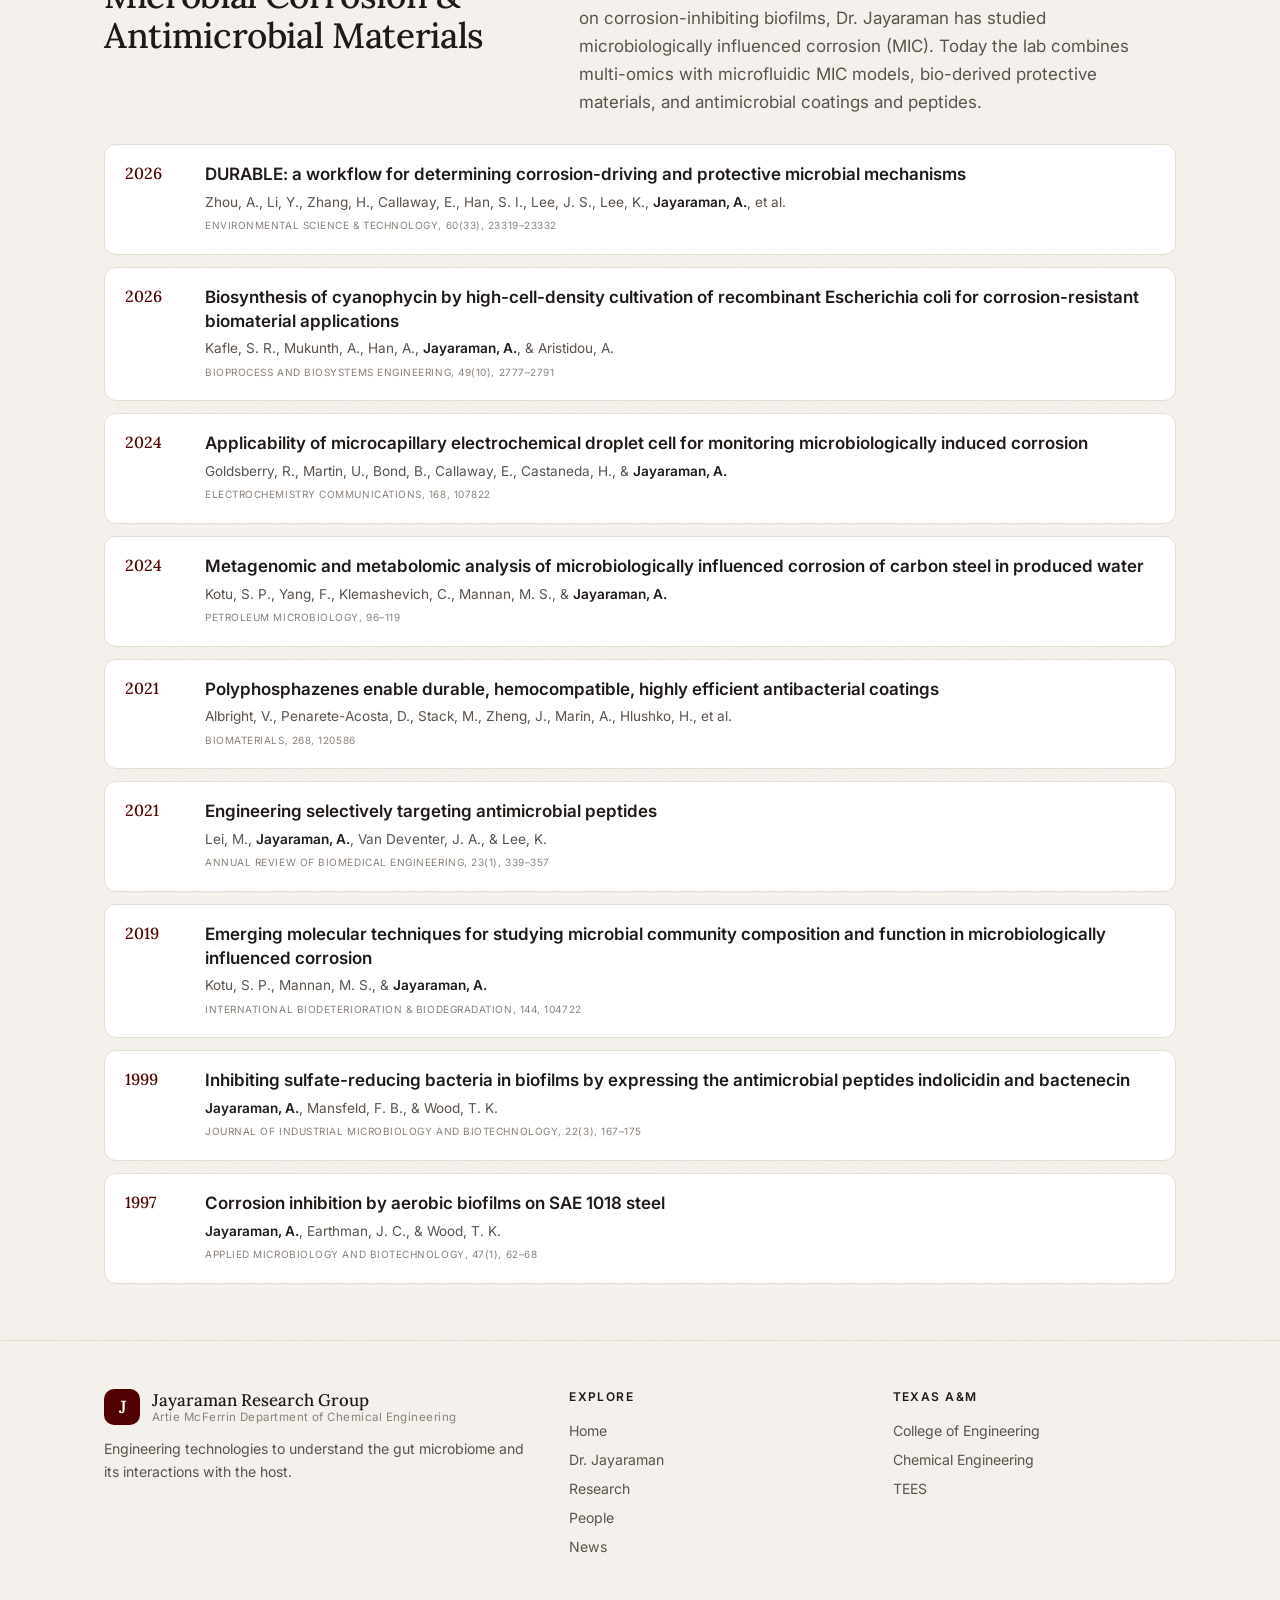
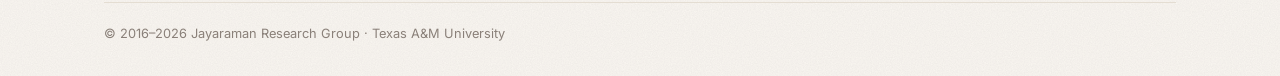
<file: research.html>
<!doctype html>
<html lang="en">
<head>
  <meta charset="utf-8">
  <meta name="viewport" content="width=device-width, initial-scale=1">
  <title>Research · Jayaraman Research Group</title>
  <meta name="description" content="Research areas and publications of the Jayaraman group: AhR signaling, diet and microbial metabolites, microfluidic models, and systemic metabolomics.">
  <link rel="preconnect" href="https://fonts.googleapis.com">
  <link rel="preconnect" href="https://fonts.gstatic.com" crossorigin>
  <link href="https://fonts.googleapis.com/css2?family=Fraunces:ital,opsz,wght@0,9..144,400;0,9..144,500;1,9..144,400;1,9..144,500&family=Inter:wght@400;500;600&display=swap" rel="stylesheet">
  <link href="https://fonts.googleapis.com/css2?family=Lora:wght@400;500;600&text=J&display=swap" rel="stylesheet">
  <link rel="stylesheet" href="assets/css/style.css">
  <link rel="icon" href="data:image/svg+xml,<svg xmlns='http://www.w3.org/2000/svg' viewBox='0 0 32 32'><rect width='32' height='32' rx='8' fill='%23500000'/><text x='16' y='23' font-family='Helvetica,Arial,sans-serif' font-weight='600' font-size='20' fill='white' text-anchor='middle'>J</text></svg>">
  <script src="assets/js/layout.js" defer></script>
  <script src="assets/js/publications.js" defer></script>
</head>
<body>
<main>
  <header class="page-head">
    <div class="container">
      <span class="eyebrow">Research Areas</span>
      <h1>Research &amp; publications</h1>
      <p class="lede">We combine microfluidics, molecular biology, cell culture, and computation to understand how microbes communicate: with each other, with their host, and with the materials around them. Below are selected publications in each area. The complete list is on <a href="https://scholar.google.com/citations?user=2yRyNp0AAAAJ&amp;hl=en" target="_blank" rel="noopener">Google Scholar</a>.</p>
      <nav class="area-nav" id="area-nav" aria-label="Research areas"></nav>
      <div style="margin-top:20px">
        <label class="muted" for="pub-search" style="display:block;font-size:0.85rem;margin-bottom:6px">Search publications</label>
        <input class="search" id="pub-search" type="search" placeholder="Title, author, journal, or year…">
      </div>
    </div>
  </header>

  <div class="container" id="areas"></div>
</main>

<script>
  document.addEventListener("DOMContentLoaded", () => {
    const esc = (s) => String(s).replace(/[&<>"']/g, (c) => ({ "&": "&amp;", "<": "&lt;", ">": "&gt;", '"': "&quot;", "'": "&#39;" }[c]));
    const areas = window.RESEARCH_AREAS;
    const nav = document.getElementById("area-nav");
    const host = document.getElementById("areas");
    const search = document.getElementById("pub-search");

    nav.innerHTML = areas.map((a) => `<a class="chip" href="#${a.id}">${esc(a.title)}</a>`).join("");

    const pubHTML = (p) => {
      const href = p.doi
        ? `https://doi.org/${encodeURIComponent(p.doi)}`
        : `https://scholar.google.com/scholar?q=${encodeURIComponent(p.title)}`;
      const authors = esc(p.authors).replace(/Jayaraman, A\./g, "<b>Jayaraman, A.</b>");
      return `<li class="pub">
        <div class="year">${p.year}</div>
        <div>
          <a href="${href}" target="_blank" rel="noopener"><div class="title">${esc(p.title)}</div></a>
          <div class="authors">${authors}</div>
          <div class="venue">${esc(p.venue)}</div>
        </div>
      </li>`;
    };

    const render = (q = "") => {
      q = q.trim().toLowerCase();
      let total = 0;
      host.innerHTML = areas.map((a) => {
        const pubs = [...a.pubs].sort((x, y) => y.year - x.year).filter((p) => !q || `${p.title} ${p.authors} ${p.venue} ${p.year}`.toLowerCase().includes(q));
        total += pubs.length;
        if (q && !pubs.length) return "";
        return `<section class="area" id="${a.id}">
          <div class="area-head">
            <h2>${esc(a.title)}</h2>
            <p>${esc(a.blurb)}</p>
          </div>
          <ol class="pubs">${pubs.map(pubHTML).join("")}</ol>
        </section>`;
      }).join("") || `<p class="empty">No publications match “${esc(q)}”.</p>`;
    };

    render();
    search.addEventListener("input", (e) => render(e.target.value));
    // Sections render after load, so jump to #area links once they exist
    if (location.hash) requestAnimationFrame(() =>
      document.getElementById(location.hash.slice(1))?.scrollIntoView({ behavior: "instant" }));
  });
</script>
</body>
</html>
</file>
<file: assets/css/style.css>
/* ==========================================================================
   Jayaraman Research Group — site styles
   ========================================================================== */

:root {
  --bg: #faf7f2;
  --bg-alt: #f2ede4;
  --surface: #ffffff;
  --ink: #1f1a17;
  --ink-soft: #5b524c;
  --ink-faint: #8a8079;
  --line: #e4ddd2;
  --accent: #500000;          /* Aggie maroon */
  --accent-hover: #732f2f;
  --accent-soft: #f3e6e3;
  --accent-ink: #ffffff;
  --sage: #4d6b5a;
  --shadow: 0 1px 2px rgb(31 26 23 / 0.04), 0 8px 24px rgb(31 26 23 / 0.06);
  --radius: 14px;
  --maxw: 1120px;
  --serif: "Lora", "Fraunces", Georgia, "Times New Roman", serif;
  --sans: "Inter", system-ui, -apple-system, "Segoe UI", sans-serif;
  /* Fine paper grain, tiled behind content */
  --grain: url("data:image/svg+xml,%3Csvg xmlns='http://www.w3.org/2000/svg' width='180' height='180'%3E%3Cfilter id='n'%3E%3CfeTurbulence type='fractalNoise' baseFrequency='.85' numOctaves='3' stitchTiles='stitch'/%3E%3CfeColorMatrix values='0 0 0 0 .12 0 0 0 0 .09 0 0 0 0 .07 0 0 0 .08 0'/%3E%3C/filter%3E%3Crect width='100%25' height='100%25' filter='url(%23n)'/%3E%3C/svg%3E");
  color-scheme: light;
}

/* ---------- Base ---------- */
*, *::before, *::after { box-sizing: border-box; }
html { -webkit-text-size-adjust: 100%; scroll-behavior: smooth; }
body {
  margin: 0;
  background-color: var(--bg);
  background-image: var(--grain);
  color: var(--ink);
  font: 400 17px/1.65 var(--sans);
  -webkit-font-smoothing: antialiased;
  min-height: 100vh;
  display: flex;
  flex-direction: column;
  animation: page-in 0.45s ease-out both;
}
@keyframes page-in { from { opacity: 0; } to { opacity: 1; } }
main { flex: 1; }
img { max-width: 100%; display: block; }
a { color: var(--accent); text-decoration-thickness: 1px; text-underline-offset: 3px; }
a:hover { color: var(--accent-hover); }
h1, h2, h3 { font-family: var(--serif); font-weight: 500; line-height: 1.15; letter-spacing: -0.01em; margin: 0 0 0.5em; }
h1 { font-size: clamp(2.2rem, 5vw, 3.6rem); }
h2 { font-size: clamp(1.6rem, 3vw, 2.2rem); }
h3 { font-size: 1.25rem; }
p { margin: 0 0 1em; }
::selection { background: var(--accent); color: var(--accent-ink); }
:focus-visible { outline: 2px solid var(--accent); outline-offset: 3px; border-radius: 4px; }

.container { width: 100%; max-width: var(--maxw); margin: 0 auto; padding: 0 24px; }
.eyebrow {
  font: 600 0.75rem/1 var(--sans);
  letter-spacing: 0.14em;
  text-transform: uppercase;
  color: var(--accent);
  margin-bottom: 14px;
  display: inline-block;
}
.lede { font-size: 1.2rem; color: var(--ink-soft); max-width: 46rem; }
.muted { color: var(--ink-soft); }
.section { padding: 88px 0; }
.section.alt { background-color: var(--bg-alt); background-image: var(--grain); }
.section-head { margin-bottom: 40px; max-width: 46rem; }

/* ---------- Header ---------- */
.site-header {
  position: sticky; top: 0; z-index: 50;
  background: color-mix(in srgb, var(--bg) 85%, transparent);
  backdrop-filter: saturate(160%) blur(12px);
  -webkit-backdrop-filter: saturate(160%) blur(12px);
  border-bottom: 1px solid var(--line);
}
.nav { display: flex; align-items: center; justify-content: space-between; height: 68px; gap: 16px; }
.brand { display: flex; align-items: center; gap: 12px; text-decoration: none; color: var(--ink); }
.brand-mark {
  width: 36px; height: 36px; border-radius: 10px;
  background: var(--accent); color: var(--accent-ink);
  display: grid; place-items: center;
  font: 600 1.1rem/1 var(--serif);
}
.brand-text { display: flex; flex-direction: column; line-height: 1.15; }
.brand-text strong { font: 500 1.05rem var(--serif); }
.brand-text span { font-size: 0.72rem; color: var(--ink-faint); letter-spacing: 0.04em; }
.nav-links { display: flex; align-items: center; gap: 4px; list-style: none; margin: 0; padding: 0; }
.nav-links a {
  position: relative; display: block; padding: 8px 12px;
  color: var(--ink-soft); text-decoration: none; font-size: 0.92rem; font-weight: 500;
  transition: color 0.2s;
}
/* Underline that slides in from the left */
.nav-links a::after {
  content: ""; position: absolute; left: 12px; right: 12px; bottom: 3px; height: 1.5px;
  background: currentColor; transform: scaleX(0); transform-origin: left;
  transition: transform 0.3s ease;
}
.nav-links a:hover { color: var(--ink); }
.nav-links a:hover::after, .nav-links a[aria-current="page"]::after { transform: scaleX(1); }
.nav-links a[aria-current="page"] { color: var(--accent); }
.nav-tools { display: flex; align-items: center; gap: 6px; }
.icon-btn {
  width: 38px; height: 38px; border-radius: 8px; border: 1px solid var(--line);
  background: transparent; color: var(--ink-soft); cursor: pointer;
  display: grid; place-items: center;
}
.icon-btn:hover { color: var(--ink); background: var(--bg-alt); }
.menu-btn { display: none; }

@media (max-width: 880px) {
  .menu-btn { display: grid; }
  .nav-links {
    position: absolute; top: 68px; left: 0; right: 0;
    flex-direction: column; align-items: stretch; gap: 2px;
    padding: 12px 16px 20px;
    background: var(--bg); border-bottom: 1px solid var(--line);
    display: none;
  }
  .nav-links.open { display: flex; }
  .nav-links a { padding: 12px; font-size: 1rem; }
  .nav-links .nav-cta { margin: 8px 0 0; justify-content: center; }
}

/* ---------- Hero ---------- */
.hero { padding: 72px 0 88px; overflow: hidden; }
.hero-grid { display: grid; grid-template-columns: 1.05fr 1fr; gap: 56px; align-items: center; }
.hero h1 em { font-style: italic; color: var(--accent); }
.hero-actions { display: flex; flex-wrap: wrap; gap: 12px; margin-top: 28px; }
.hero-photo { position: relative; }
.hero-photo img {
  border-radius: 20px; box-shadow: var(--shadow);
  aspect-ratio: 4 / 3.2; object-fit: cover; object-position: 60% center; width: 100%; height: auto;
}
.hero-photo::before {
  content: ""; position: absolute; inset: 18px -18px -18px 18px;
  border: 1.5px solid var(--accent); border-radius: 20px; opacity: 0.35; z-index: -1;
}
.hero-badge {
  position: absolute; left: -20px; bottom: 28px;
  background: var(--surface); border: 1px solid var(--line); border-radius: 12px;
  padding: 12px 16px; box-shadow: var(--shadow); font-size: 0.85rem; max-width: 240px;
}
.hero-badge strong { display: block; font-family: var(--serif); font-weight: 500; font-size: 1rem; }
@media (max-width: 880px) {
  .hero { padding: 40px 0 64px; }
  .hero-grid { grid-template-columns: 1fr; gap: 40px; }
  .hero-photo::before { inset: 12px -10px -10px 12px; }
  .hero-badge { left: 12px; bottom: 12px; }
}

/* ---------- Buttons ---------- */
.btn {
  display: inline-flex; align-items: center; gap: 8px;
  padding: 12px 20px; border-radius: 10px; border: 1px solid transparent;
  font: 500 0.95rem/1 var(--sans); text-decoration: none; cursor: pointer;
  transition: background 0.15s, border-color 0.15s, transform 0.15s;
}
.btn:active { transform: translateY(1px); }
.btn-primary { background: var(--accent); color: var(--accent-ink); }
.btn-primary:hover { background: var(--accent-hover); color: var(--accent-ink); }
.btn-ghost { border-color: var(--line); color: var(--ink); background: var(--surface); }
.btn-ghost:hover { border-color: var(--ink-faint); color: var(--ink); }

/* ---------- Cards / grids ---------- */
.grid { display: grid; gap: 20px; }
.grid-2 { grid-template-columns: repeat(2, 1fr); }
.grid-3 { grid-template-columns: repeat(3, 1fr); }
.grid-4 { grid-template-columns: repeat(4, 1fr); }
@media (max-width: 960px) { .grid-3, .grid-4 { grid-template-columns: repeat(2, 1fr); } }
@media (max-width: 640px) { .grid-2, .grid-3, .grid-4 { grid-template-columns: 1fr; } }

.card {
  background: var(--surface); border: 1px solid var(--line); border-radius: var(--radius);
  padding: 28px; transition: border-color 0.2s, transform 0.2s, box-shadow 0.2s;
}
a.card { color: inherit; text-decoration: none; display: block; }
a.card:hover { border-color: var(--accent); transform: translateY(-2px); box-shadow: var(--shadow); }
.card-icon {
  width: 44px; height: 44px; border-radius: 12px; display: grid; place-items: center;
  background: var(--accent-soft); color: var(--accent); margin-bottom: 18px;
}
.card h3 { margin-bottom: 8px; }
.card p { color: var(--ink-soft); font-size: 0.95rem; margin: 0; }
.card .more { display: inline-block; margin-top: 14px; font-size: 0.88rem; font-weight: 500; color: var(--accent); transition: transform 0.25s ease; }
a.card:hover .more { transform: translateX(4px); }

/* ---------- Stats ---------- */
.stats { display: grid; grid-template-columns: repeat(4, 1fr); gap: 0; border-top: 1px solid var(--line); border-bottom: 1px solid var(--line); }
.stat { padding: 28px 20px; border-left: 1px solid var(--line); }
.stat:first-child { border-left: 0; }
.stat b { display: block; font: 500 2rem/1.1 var(--serif); color: var(--accent); }
.stat span { font-size: 0.85rem; color: var(--ink-soft); }
@media (max-width: 760px) {
  .stats { grid-template-columns: repeat(2, 1fr); }
  .stat:nth-child(3) { border-left: 0; }
  .stat:nth-child(n+3) { border-top: 1px solid var(--line); }
}

/* ---------- Page header ---------- */
.page-head { padding: 72px 0 40px; border-bottom: 1px solid var(--line); }
.page-head p { margin: 0; }

/* ---------- PI profile ---------- */
.profile { display: grid; grid-template-columns: 320px 1fr; gap: 56px; align-items: start; }
.profile-aside { position: sticky; top: 96px; }
.profile-aside img { border-radius: var(--radius); aspect-ratio: 4/5; object-fit: cover; width: 100%; box-shadow: var(--shadow); }
.profile-aside h2 { font-size: 1.5rem; margin: 20px 0 4px; }
.facts { list-style: none; padding: 0; margin: 20px 0 0; border-top: 1px solid var(--line); }
.facts li { padding: 12px 0; border-bottom: 1px solid var(--line); font-size: 0.9rem; }
.facts small { display: block; color: var(--ink-faint); font-size: 0.75rem; text-transform: uppercase; letter-spacing: 0.08em; }
.prose p { font-size: 1.05rem; }
.prose p:first-of-type::first-letter {
  font-family: var(--serif); float: left; font-size: 3.6em; line-height: 0.85;
  padding: 6px 10px 0 0; color: var(--accent);
}
.honors { display: grid; grid-template-columns: repeat(2, 1fr); gap: 12px; margin-top: 12px; }
.honor { padding: 16px 18px; border-radius: 12px; background: var(--bg-alt); border: 1px solid var(--line); font-size: 0.92rem; }
.honor b { display: block; font-weight: 600; margin-bottom: 2px; }
.honor span { color: var(--ink-soft); font-size: 0.85rem; }
.timeline { list-style: none; padding: 0; margin: 12px 0 0; border-left: 2px solid var(--line); }
.timeline li { position: relative; padding: 0 0 22px 24px; }
.timeline li::before {
  content: ""; position: absolute; left: -7px; top: 6px; width: 12px; height: 12px;
  border-radius: 50%; background: var(--bg); border: 2px solid var(--accent);
}
.timeline time { font-size: 0.8rem; font-weight: 600; color: var(--accent); letter-spacing: 0.04em; }
.timeline p { margin: 2px 0 0; color: var(--ink-soft); font-size: 0.95rem; }
@media (max-width: 880px) {
  .profile { grid-template-columns: 1fr; gap: 32px; }
  .profile-aside { position: static; max-width: 360px; }
  .honors { grid-template-columns: 1fr; }
}

.pi-teaser { display: grid; grid-template-columns: 280px 1fr; gap: 56px; align-items: center; }
.pi-teaser img { border-radius: var(--radius); aspect-ratio: 4/5; object-fit: cover; width: 100%; box-shadow: var(--shadow); }
@media (max-width: 760px) { .pi-teaser { grid-template-columns: 1fr; gap: 28px; } .pi-teaser img { max-width: 280px; } }

/* Shared warm grade so portraits shot in different light read as one set */
.person img, .profile-aside img, .pi-teaser img { filter: sepia(0.14) saturate(0.92) contrast(1.03) brightness(1.01); }

/* ---------- People ---------- */
.people-group { margin-bottom: 64px; }
.people-group > h2 { display: flex; align-items: baseline; gap: 12px; font-size: 1.6rem; padding-bottom: 14px; border-bottom: 1px solid var(--line); margin-bottom: 28px; }
.people-group > h2 span { font: 500 0.85rem var(--sans); color: var(--ink-faint); }
.people { display: grid; grid-template-columns: repeat(auto-fill, minmax(240px, 1fr)); gap: 24px; }
.person { background: var(--surface); border: 1px solid var(--line); border-radius: var(--radius); overflow: hidden; }
.person img { width: 100%; aspect-ratio: 1 / 1.05; object-fit: cover; object-position: center 20%; background: var(--bg-alt); }
.person-body { padding: 18px 20px 20px; }
.person h3 { font-size: 1.2rem; margin-bottom: 2px; }
.person .role { font-size: 0.85rem; color: var(--accent); font-weight: 500; margin-bottom: 10px; }
.person ul { list-style: none; padding: 0; margin: 0; font-size: 0.82rem; color: var(--ink-soft); }
.person li { padding: 3px 0; line-height: 1.45; }
.person-wide { display: grid; grid-template-columns: 220px 1fr; }
.person-wide img { height: 100%; aspect-ratio: auto; }
.person-wide .person-body { padding: 28px; align-self: center; }
@media (max-width: 640px) { .person-wide { grid-template-columns: 1fr; } .person-wide img { aspect-ratio: 1/1.05; } }

/* ---------- Research ---------- */
.area-nav { display: flex; flex-wrap: wrap; gap: 8px; margin: 28px 0 0; }
.chip {
  padding: 8px 14px; border-radius: 999px; border: 1px solid var(--line);
  background: var(--surface); color: var(--ink-soft); font: 500 0.85rem var(--sans);
  cursor: pointer; text-decoration: none;
}
.chip:hover { color: var(--ink); border-color: var(--ink-faint); }
.chip[aria-pressed="true"] { background: var(--accent); color: var(--accent-ink); border-color: var(--accent); }
.area { padding: 56px 0; border-bottom: 1px solid var(--line); scroll-margin-top: 80px; }
.area:last-child { border-bottom: 0; }
.area-head { display: grid; grid-template-columns: 1fr 1.4fr; gap: 48px; margin-bottom: 28px; }
.area-head p { color: var(--ink-soft); margin: 0; }
@media (max-width: 800px) { .area-head { grid-template-columns: 1fr; gap: 8px; } }
.pubs { list-style: none; padding: 0; margin: 0; display: grid; gap: 12px; }
.pub {
  display: grid; grid-template-columns: 64px 1fr; gap: 16px;
  padding: 18px 20px; background: var(--surface); border: 1px solid var(--line); border-radius: 12px;
}
.pub .year { font: 500 1rem var(--serif); color: var(--accent); font-variant-numeric: oldstyle-nums; }
.pub .title { font-weight: 600; line-height: 1.4; margin-bottom: 4px; }
.pub .authors { font-size: 0.85rem; color: var(--ink-soft); }
.pub .authors b { color: var(--ink); font-weight: 600; }
.pub .venue { font-size: 0.85rem; color: var(--ink-faint); font-variant-caps: all-small-caps; letter-spacing: 0.04em; }
.pub a { color: inherit; text-decoration: none; }
.pub a:hover .title { color: var(--accent); }
@media (max-width: 560px) { .pub { grid-template-columns: 1fr; gap: 4px; } }
.search {
  width: 100%; max-width: 420px; padding: 12px 16px; border-radius: 10px;
  border: 1px solid var(--line); background: var(--surface); color: var(--ink); font: 400 0.95rem var(--sans);
}
.empty { color: var(--ink-faint); padding: 24px 0; }

/* ---------- News ---------- */
.news { list-style: none; padding: 0; margin: 0; }
.news-item { display: grid; grid-template-columns: 160px 1fr; gap: 32px; padding: 32px 0; border-bottom: 1px solid var(--line); }
.news-item time { font: 500 1rem var(--serif); color: var(--accent); font-variant-numeric: oldstyle-nums; }
.news-item h3 { margin-bottom: 8px; }
.news-item p { color: var(--ink-soft); margin: 0; }
@media (max-width: 640px) { .news-item { grid-template-columns: 1fr; gap: 6px; } }

/* ---------- Footer ---------- */
.site-footer { border-top: 1px solid var(--line); padding: 48px 0 32px; font-size: 0.88rem; color: var(--ink-soft); margin-top: 0; }
.footer-grid { display: grid; grid-template-columns: 1.5fr 1fr 1fr; gap: 40px; }
.footer-grid h4 { font: 600 0.75rem var(--sans); letter-spacing: 0.12em; text-transform: uppercase; color: var(--ink); margin: 0 0 12px; }
.footer-grid ul { list-style: none; padding: 0; margin: 0; }
.footer-grid li { padding: 3px 0; }
.footer-grid a {
  color: var(--ink-soft); text-decoration: none;
  background: linear-gradient(currentColor, currentColor) left bottom / 0 1px no-repeat;
  transition: color 0.2s, background-size 0.3s ease;
}
.footer-grid a:hover { color: var(--accent); background-size: 100% 1px; }
.footer-bottom { margin-top: 40px; padding-top: 20px; border-top: 1px solid var(--line); font-size: 0.8rem; color: var(--ink-faint); }
@media (max-width: 720px) { .footer-grid { grid-template-columns: 1fr; gap: 28px; } }

/* ---------- Chat ---------- */
.chat-page main { display: flex; }
.chat-shell { display: grid; grid-template-columns: 280px 1fr; width: 100%; max-width: var(--maxw); margin: 0 auto; min-height: calc(100vh - 69px); }
.chat-side { border-right: 1px solid var(--line); padding: 32px 24px; }
.chat-side h1 { font-size: 1.6rem; }
.chat-side p { font-size: 0.88rem; color: var(--ink-soft); }
.status { display: inline-flex; align-items: center; gap: 8px; font-size: 0.8rem; padding: 6px 10px; border-radius: 999px; background: var(--bg-alt); border: 1px solid var(--line); margin-bottom: 20px; }
.status::before { content: ""; width: 8px; height: 8px; border-radius: 50%; background: var(--ink-faint); }
.status.ok::before { background: #3c9a5f; }
.status.off::before { background: #c48a2c; }
.chat-side h4 { font: 600 0.72rem var(--sans); letter-spacing: 0.12em; text-transform: uppercase; color: var(--ink-faint); margin: 28px 0 10px; }
.suggestions { display: grid; gap: 8px; }
.suggestion {
  text-align: left; padding: 10px 12px; border-radius: 10px; border: 1px solid var(--line);
  background: var(--surface); color: var(--ink); font: 400 0.85rem/1.4 var(--sans); cursor: pointer;
}
.suggestion:hover { border-color: var(--accent); }
.chat-main { display: flex; flex-direction: column; min-width: 0; height: calc(100vh - 69px); position: sticky; top: 69px; }
.chat-log { flex: 1; overflow-y: auto; padding: 32px clamp(16px, 4vw, 48px); display: flex; flex-direction: column; gap: 20px; }
.chat-empty { margin: auto; text-align: center; max-width: 30rem; color: var(--ink-soft); }
.chat-empty .brand-mark { width: 56px; height: 56px; font-size: 1.6rem; margin: 0 auto 18px; border-radius: 16px; }
.chat-empty h2 { color: var(--ink); }
.msg { max-width: 760px; width: 100%; display: flex; gap: 12px; }
.msg.user { align-self: flex-end; justify-content: flex-end; }
.msg .bubble { padding: 12px 16px; border-radius: 14px; font-size: 0.97rem; line-height: 1.6; overflow-wrap: anywhere; }
.msg.user .bubble { background: var(--accent); color: var(--accent-ink); border-bottom-right-radius: 4px; max-width: 80%; }
.msg.bot .bubble { background: var(--surface); border: 1px solid var(--line); border-bottom-left-radius: 4px; flex: 1; }
.msg.bot .avatar { flex: none; width: 32px; height: 32px; border-radius: 9px; background: var(--accent); color: var(--accent-ink); display: grid; place-items: center; font: 600 0.9rem var(--serif); }
.bubble p:last-child { margin-bottom: 0; }
.bubble code { font-size: 0.88em; background: var(--bg-alt); padding: 1px 5px; border-radius: 4px; }
.bubble.error { border-color: #c48a2c; }
.sources { margin-top: 12px; padding-top: 12px; border-top: 1px dashed var(--line); display: grid; gap: 6px; }
.sources b { font-size: 0.72rem; letter-spacing: 0.1em; text-transform: uppercase; color: var(--ink-faint); }
.source { font-size: 0.82rem; color: var(--ink-soft); display: flex; gap: 8px; }
.source .n { flex: none; width: 20px; height: 20px; border-radius: 6px; background: var(--accent-soft); color: var(--accent); display: grid; place-items: center; font-size: 0.7rem; font-weight: 600; }
.typing { display: inline-flex; gap: 4px; padding: 4px 0; }
.typing i { width: 7px; height: 7px; border-radius: 50%; background: var(--ink-faint); animation: blink 1.2s infinite ease-in-out; }
.typing i:nth-child(2) { animation-delay: 0.15s; }
.typing i:nth-child(3) { animation-delay: 0.3s; }
@keyframes blink { 0%, 80%, 100% { opacity: 0.25; } 40% { opacity: 1; } }
.composer { border-top: 1px solid var(--line); padding: 16px clamp(16px, 4vw, 48px) 20px; background: var(--bg); }
.composer form { display: flex; gap: 10px; align-items: flex-end; max-width: 760px; margin: 0 auto; background: var(--surface); border: 1px solid var(--line); border-radius: 14px; padding: 8px 8px 8px 16px; }
.composer form:focus-within { border-color: var(--accent); }
.composer textarea { flex: 1; border: 0; outline: 0; resize: none; background: transparent; color: var(--ink); font: 400 0.97rem/1.5 var(--sans); padding: 8px 0; max-height: 180px; }
.composer button { flex: none; width: 40px; height: 40px; border-radius: 10px; border: 0; background: var(--accent); color: var(--accent-ink); cursor: pointer; display: grid; place-items: center; }
.composer button:disabled { opacity: 0.4; cursor: not-allowed; }
.disclaimer { text-align: center; font-size: 0.75rem; color: var(--ink-faint); margin: 10px 0 0; }
@media (max-width: 860px) {
  .chat-shell { grid-template-columns: 1fr; }
  .chat-side { border-right: 0; border-bottom: 1px solid var(--line); padding: 20px 16px; }
  .chat-side .side-extra { display: none; }
  .suggestions { grid-template-columns: 1fr 1fr; }
  .chat-main { height: auto; min-height: 70vh; position: static; }
}
@media (max-width: 480px) { .suggestions { grid-template-columns: 1fr; } }

/* ---------- Motion ---------- */
.reveal { opacity: 0; transform: translateY(14px); transition: opacity 0.6s ease, transform 0.6s ease; }
.reveal.in { opacity: 1; transform: none; }
@media (prefers-reduced-motion: reduce) {
  body { animation: none; }
  .nav-links a::after, .footer-grid a, .card .more { transition: none; }
  html { scroll-behavior: auto; }
  .reveal { opacity: 1; transform: none; transition: none; }
  .typing i { animation: none; }
}
</file>
